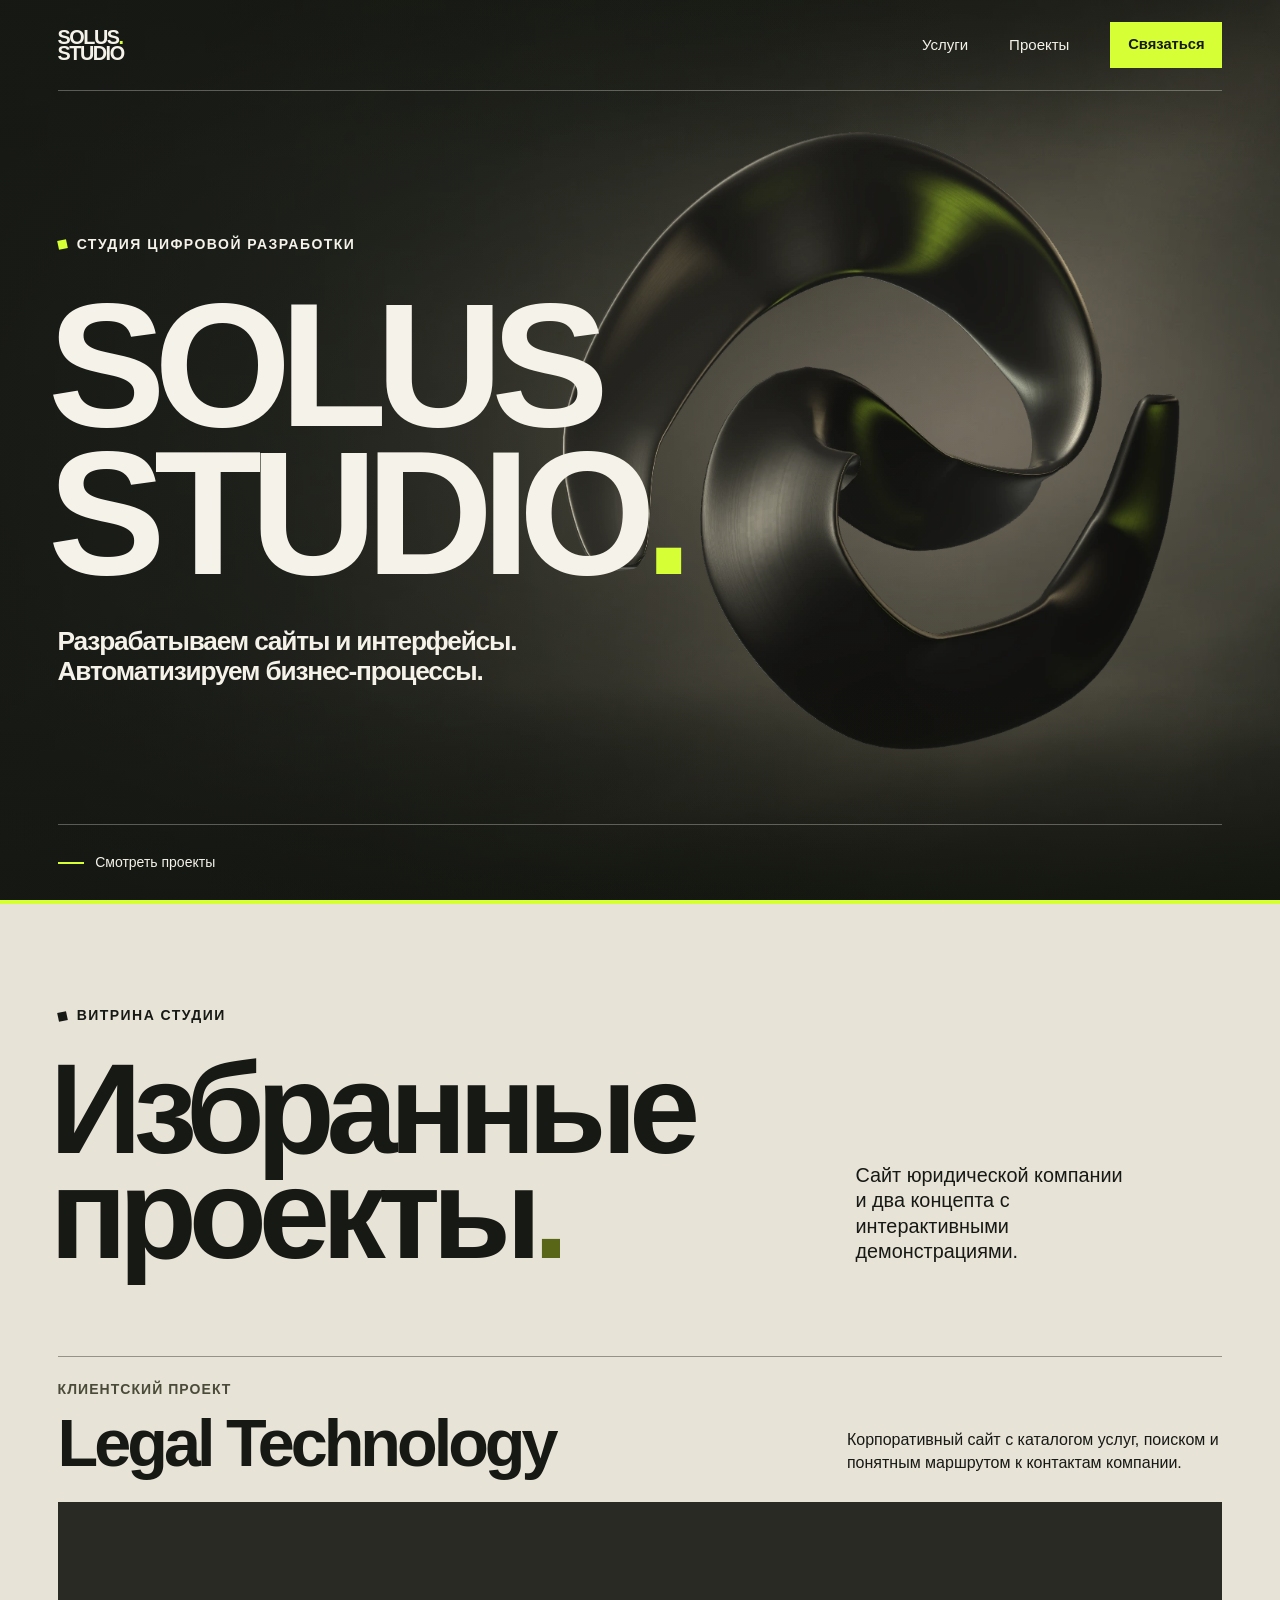
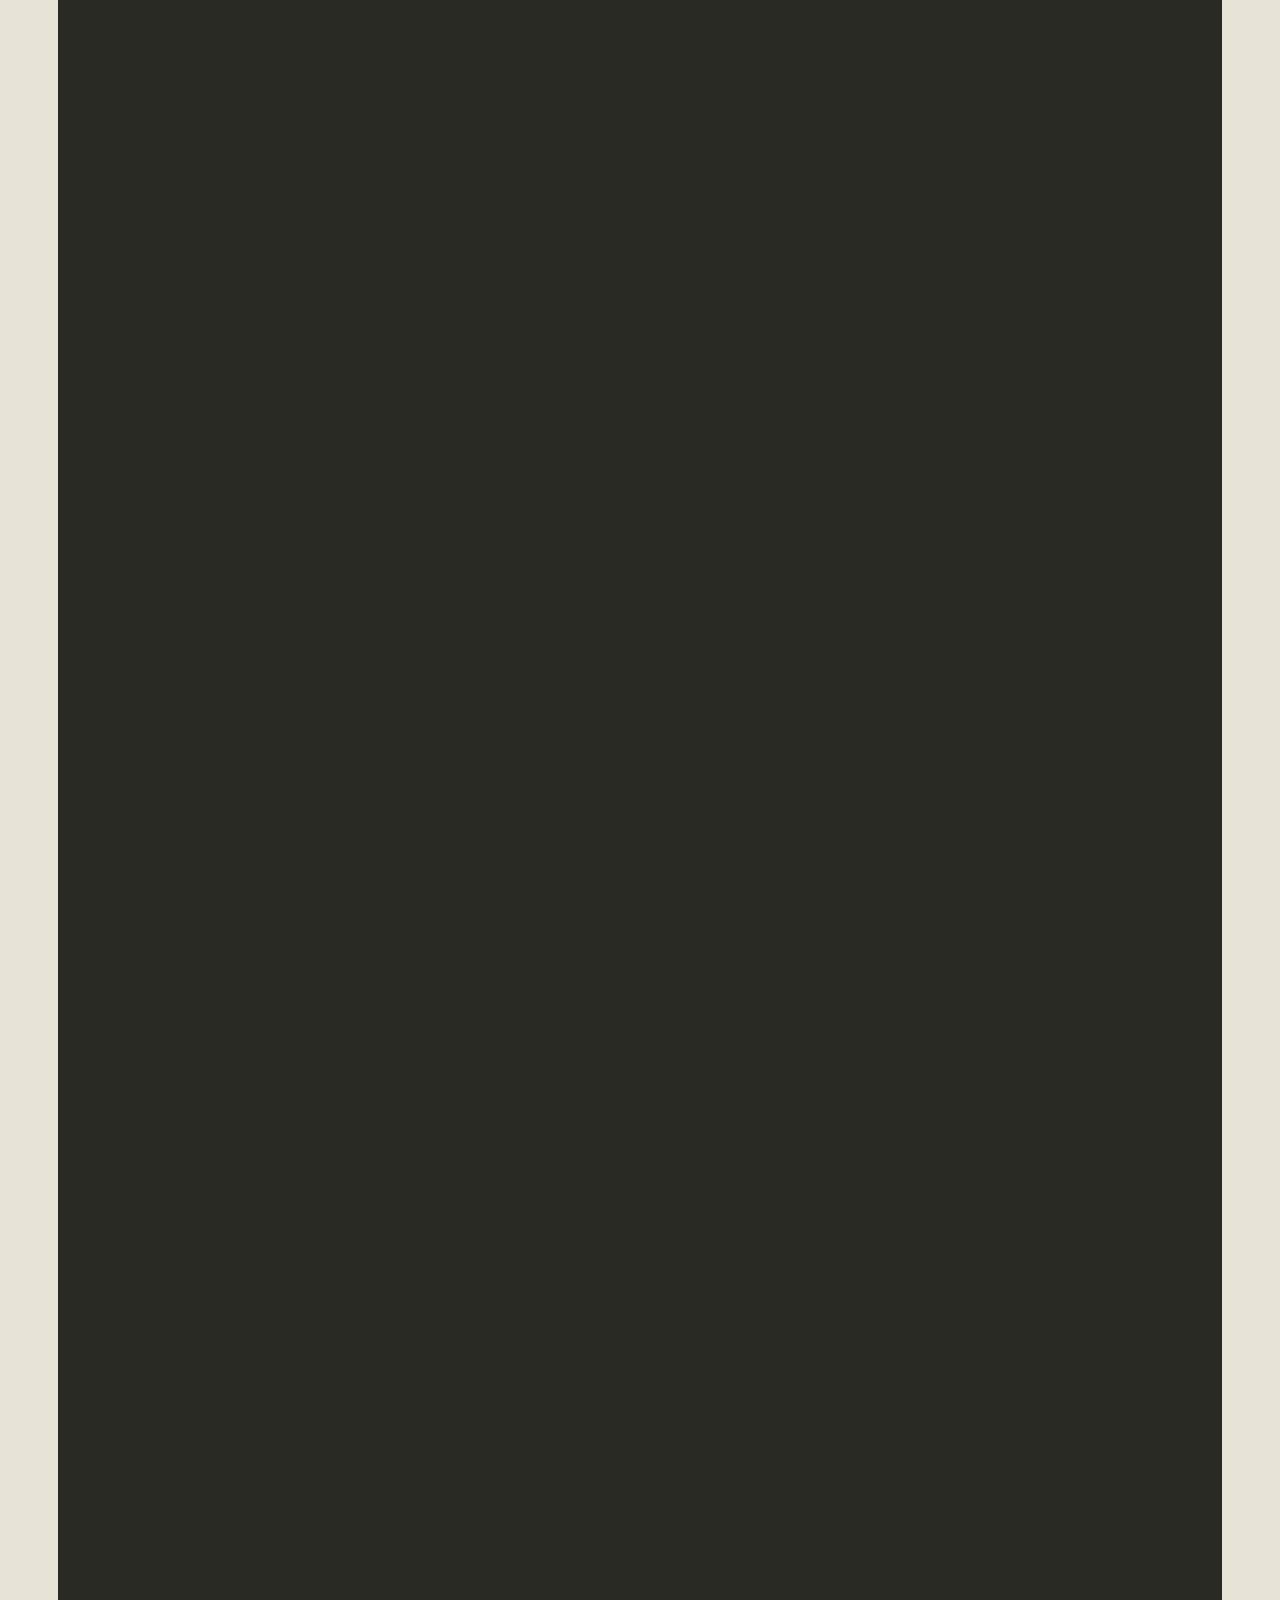
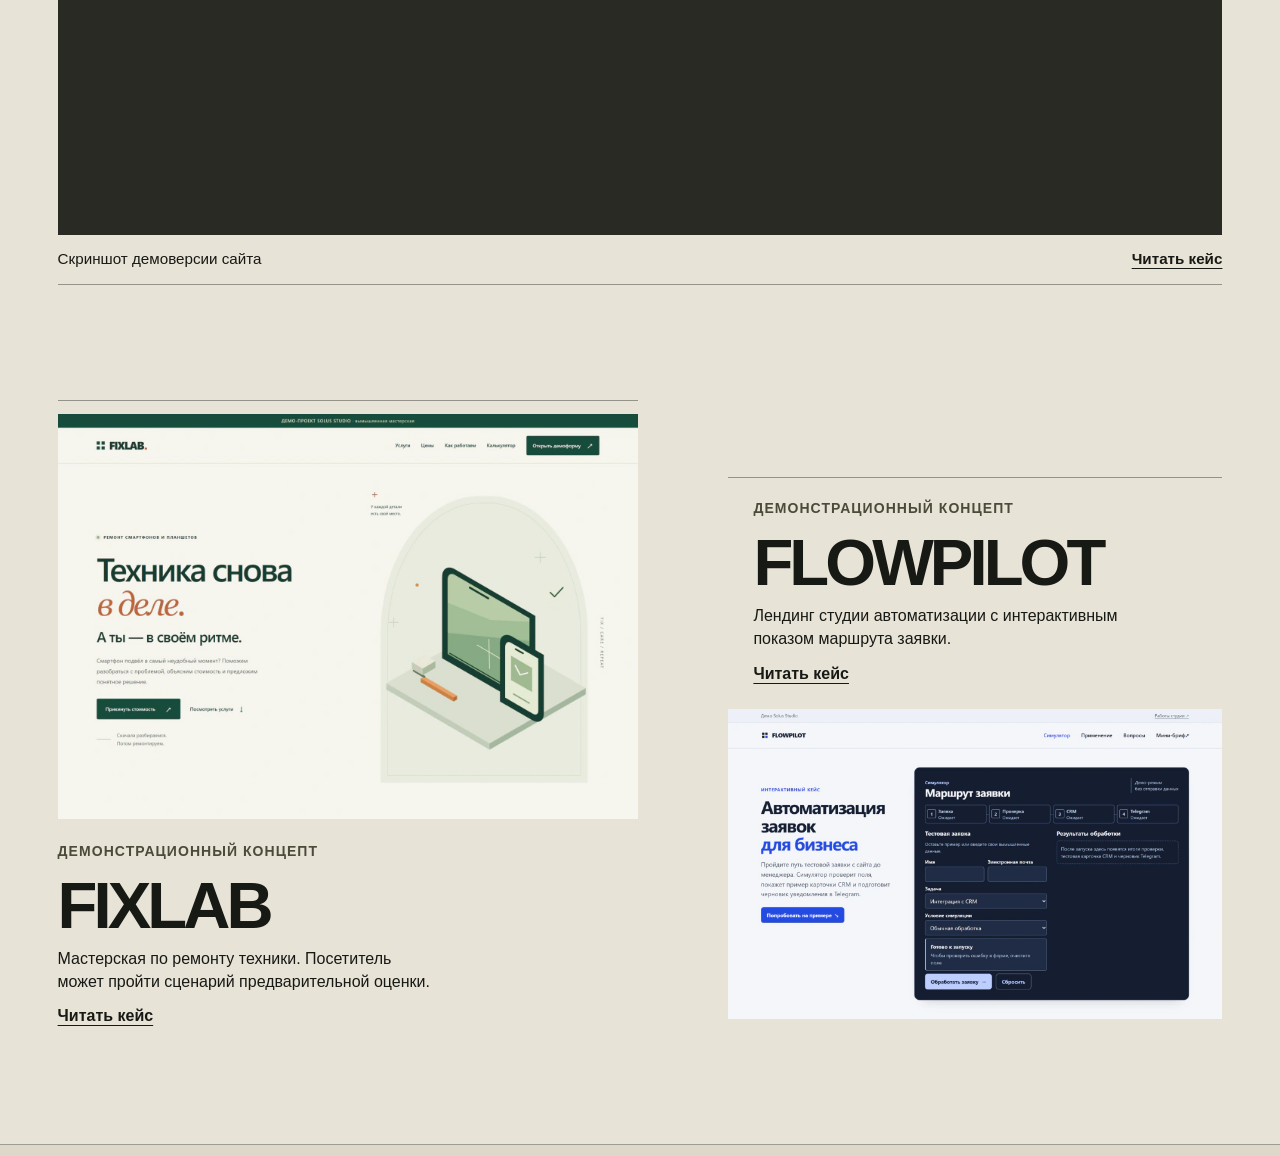
<file: index.html>
<!doctype html>
<html lang="ru">
<head>
  <meta charset="utf-8">
  <meta name="viewport" content="width=device-width, initial-scale=1">
  <meta name="robots" content="noindex, nofollow">
  <meta name="theme-color" content="#171915">
  <meta name="referrer" content="no-referrer">
  <meta name="description" content="SOLUS STUDIO разрабатывает сайты и интерфейсы, создаёт Telegram-ботов и подключает API для автоматизации бизнес-процессов.">
  <title>SOLUS STUDIO — сайты, интерфейсы и автоматизация</title>
  <link rel="icon" href="assets/favicon.png" type="image/png">
  <link rel="stylesheet" href="style.css">
  <script type="module" src="scene.mjs"></script>
</head>
<body id="top">
  <a class="skip-link" href="#work">К проектам</a>
  <main>
    <div class="opening" id="opening">
      <div class="stage" aria-hidden="true">
        <div class="stage-light"></div>
        <div class="object-frame">
          <picture class="object-poster">
            <source media="(max-width: 600px)" srcset="assets/fold-640.webp">
            <img src="assets/fold.webp" width="1040" height="1040" alt="" fetchpriority="high">
          </picture>
          <canvas id="sculpture"></canvas>
        </div>
        <div class="stage-shade"></div>
      </div>

      <section class="hero" aria-labelledby="hero-title">
        <header class="masthead">
          <a class="wordmark" href="#top" aria-label="SOLUS STUDIO, к началу"><span>SOLUS<span class="mark-period">.</span></span><span>STUDIO</span></a>
          <nav class="mastnav" aria-label="Главная навигация">
            <a href="#services">Услуги</a>
            <a href="#work">Проекты</a>
            <a class="button button-acid" href="https://t.me/N1xxxs" aria-label="Связаться с SOLUS STUDIO в Telegram">Связаться</a>
          </nav>
        </header>

        <div class="hero-main">
          <p class="kicker"><span class="signal-mark" aria-hidden="true"></span>Студия цифровой разработки</p>
          <h1 id="hero-title" class="hero-title" lang="en">SOLUS<br>
            STUDIO<span aria-hidden="true">.</span></h1>
          <p class="hero-positioning">Разрабатываем сайты и интерфейсы.<br>Автоматизируем бизнес-процессы.</p>
        </div>

        <div class="hero-baseline">
          <a class="work-jump" href="#work"><span aria-hidden="true" class="jump-stroke"></span>Смотреть проекты</a>
          <button class="motion-button" id="motion-toggle" type="button" hidden>Выключить 3D</button>
        </div>
      </section>

      <section class="work-heading" id="work" aria-labelledby="work-title" tabindex="-1">
        <div class="work-heading-inner">
          <p class="kicker"><span class="signal-mark" aria-hidden="true"></span>Витрина студии</p>
          <h2 id="work-title">Избранные<br>проекты<span>.</span></h2>
          <p class="work-summary">Сайт юридической компании и два концепта с интерактивными демонстрациями.</p>
        </div>
      </section>
    </div>

    <section class="exhibition" aria-label="Кейсы SOLUS STUDIO">
      <article class="feature">
        <div class="feature-heading">
          <div>
            <p class="kicker project-type">Клиентский проект</p>
            <h3 lang="en">Legal Technology</h3>
          </div>
          <p>Корпоративный сайт с каталогом услуг, поиском и понятным маршрутом к контактам компании.</p>
        </div>
        <a class="project-image feature-image" href="cases/legal-technology.html" aria-label="Открыть кейс Legal Technology">
          <picture>
            <source media="(max-width: 600px)" srcset="assets/work/legal-mobile-400.webp 400w, assets/work/legal-mobile-800.webp 800w" sizes="92vw" width="400" height="664">
            <img src="assets/legal-desktop.webp" srcset="assets/work/legal-desktop-768.webp 768w, assets/work/legal-desktop-1200.webp 1200w, assets/legal-desktop.webp 1680w" sizes="91vw" width="1680" height="785" alt="Первый экран демоверсии Legal Technology с изображением Фемиды и кнопкой записи на консультацию" loading="lazy" decoding="async">
          </picture>
        </a>
        <div class="project-caption"><span>Скриншот демоверсии сайта</span><a href="cases/legal-technology.html">Читать кейс</a></div>
      </article>

      <div class="concepts">
        <article class="concept concept-fixlab">
          <a class="project-image" href="cases/fixlab.html" aria-label="Открыть кейс FIXLAB">
            <picture>
              <source media="(max-width: 600px)" srcset="assets/work/fixlab-mobile-400.webp 400w, assets/work/fixlab-mobile-800.webp 800w" sizes="92vw" width="400" height="963">
              <img src="assets/fixlab-desktop.webp" srcset="assets/work/fixlab-desktop-768.webp 768w, assets/work/fixlab-desktop-1200.webp 1200w, assets/fixlab-desktop.webp 1680w" sizes="46vw" width="1680" height="1170" alt="Главная страница FIXLAB с предложением ремонтной мастерской и быстрым переходом к оценке ремонта" loading="lazy" decoding="async">
            </picture>
          </a>
          <div class="concept-copy">
            <p class="kicker project-type">Демонстрационный концепт</p>
            <h3 lang="en">FIXLAB</h3>
            <p>Мастерская по ремонту техники. Посетитель может пройти сценарий предварительной оценки.</p>
            <a class="case-link" href="cases/fixlab.html">Читать кейс</a>
          </div>
        </article>

        <article class="concept concept-flowpilot">
          <div class="concept-copy">
            <p class="kicker project-type">Демонстрационный концепт</p>
            <h3 lang="en">FLOWPILOT</h3>
            <p>Лендинг студии автоматизации с интерактивным показом маршрута заявки.</p>
            <a class="case-link" href="cases/flowpilot.html">Читать кейс</a>
          </div>
          <a class="project-image" href="cases/flowpilot.html" aria-label="Открыть кейс FLOWPILOT">
            <picture>
              <source media="(max-width: 600px)" srcset="assets/work/flowpilot-mobile-400.webp 400w, assets/work/flowpilot-mobile-800.webp 800w" sizes="92vw" width="400" height="679">
              <img src="assets/flowpilot-desktop.webp" srcset="assets/work/flowpilot-desktop-768.webp 768w, assets/work/flowpilot-desktop-1200.webp 1200w, assets/flowpilot-desktop.webp 1680w" sizes="39vw" width="1680" height="1055" alt="Лендинг FLOWPILOT с интерфейсом демонстрации автоматизации заявок" loading="lazy" decoding="async">
            </picture>
          </a>
        </article>
      </div>
    </section>

    <section class="services" id="services" aria-labelledby="services-title" tabindex="-1">
      <div class="services-heading">
        <h2 id="services-title">Услуги<span>.</span></h2>
        <p>Окончательная стоимость определяется после согласования задачи.</p>
        <p class="services-note">Хостинг, домен и сторонние сервисы оплачиваются отдельно.</p>
      </div>
      <ul class="service-list">
        <li>
          <div class="service-copy">
            <h3>Сайты и интерфейсы</h3>
            <p>Помогите клиенту понять ваше предложение и найти нужную услугу с телефона или компьютера.</p>
          </div>
          <div class="service-offer">
            <p class="service-price"><strong>От 18 000 ₽</strong></p>
            <a href="cases/legal-technology.html">Каталог услуг Legal Technology</a>
          </div>
        </li>
        <li>
          <div class="service-copy">
            <h3>Telegram-боты</h3>
            <p>Принимайте заявки в привычном канале и сразу уведомляйте команду.</p>
          </div>
          <div class="service-offer">
            <p class="service-price"><strong>Индивидуальный расчёт</strong></p>
            <a href="cases/flowpilot.html#feature-title">Сценарий Telegram-уведомления в демо FLOWPILOT</a>
          </div>
        </li>
        <li>
          <div class="service-copy">
            <h3>API и интеграции</h3>
            <p>Передавайте данные с сайта в CRM автоматически, чтобы команда не переносила заявки вручную.</p>
          </div>
          <div class="service-offer">
            <p class="service-price"><strong>От 12 000 ₽</strong> за интеграцию с CRM</p>
            <a href="cases/flowpilot.html#feature-title">Сценарий передачи заявки в CRM в демо FLOWPILOT</a>
          </div>
        </li>
        <li>
          <div class="service-copy">
            <h3>Автоматизация процессов</h3>
            <p>Дайте клиенту возможность самому рассчитать стоимость, пройти опрос или записаться.</p>
          </div>
          <div class="service-offer">
            <p class="service-price"><strong>От 8 000 ₽</strong> за калькуляторы и квизы</p>
            <a href="cases/fixlab.html#feature-title">Калькулятор ремонта в демо FIXLAB</a>
          </div>
        </li>
        <li>
          <div class="service-copy">
            <h3>Техническое обслуживание</h3>
            <p>Поддерживайте сайт в рабочем состоянии и обновляйте страницы по мере изменений в бизнесе.</p>
          </div>
          <div class="service-offer">
            <dl class="service-prices">
              <div><dt>Базовое</dt><dd>4 900 ₽/мес.</dd></div>
              <div><dt>Бизнес</dt><dd>8 900 ₽/мес.</dd></div>
              <div><dt>Расширенное</dt><dd>14 900 ₽/мес.</dd></div>
            </dl>
            <a href="cases/legal-technology.html#feature-title">Пример для сопровождения — двуязычный каталог Legal Technology</a>
          </div>
        </li>
      </ul>
    </section>
  </main>

  <footer class="contact" id="contact">
    <p class="kicker"><span class="signal-mark" aria-hidden="true"></span>SOLUS STUDIO</p>
    <div class="contact-main">
      <h2>Обсудим<br>проект?</h2>
      <div>
        <p>Расскажите, что хотите запустить или автоматизировать. Обсудим задачу и объём работ.</p>
        <a class="button button-acid" href="https://t.me/N1xxxs" aria-label="Написать @N1xxxs в Telegram">Telegram&nbsp; @N1xxxs</a>
      </div>
    </div>
    <div class="contact-end"><span>Сайты, интерфейсы и автоматизация</span><a href="#top">Наверх</a></div>
  </footer>
</body>
</html>
</file>
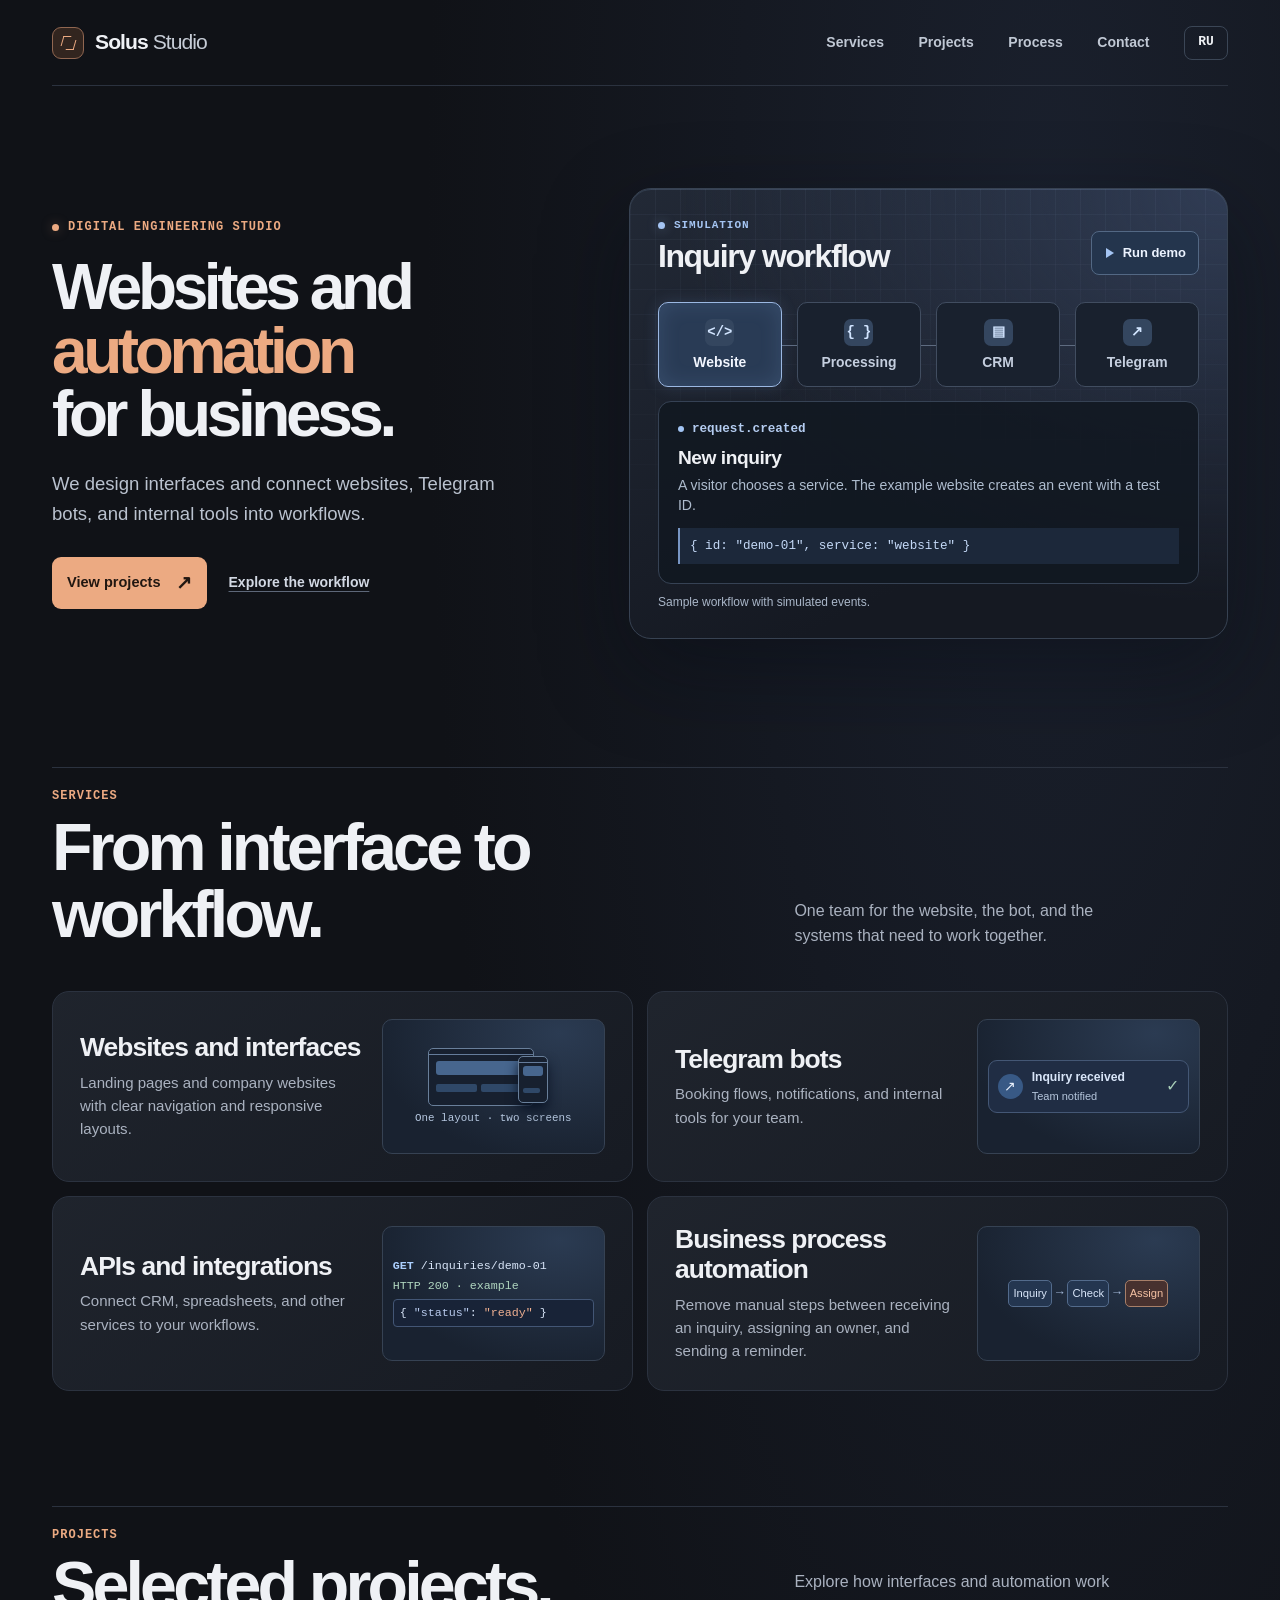
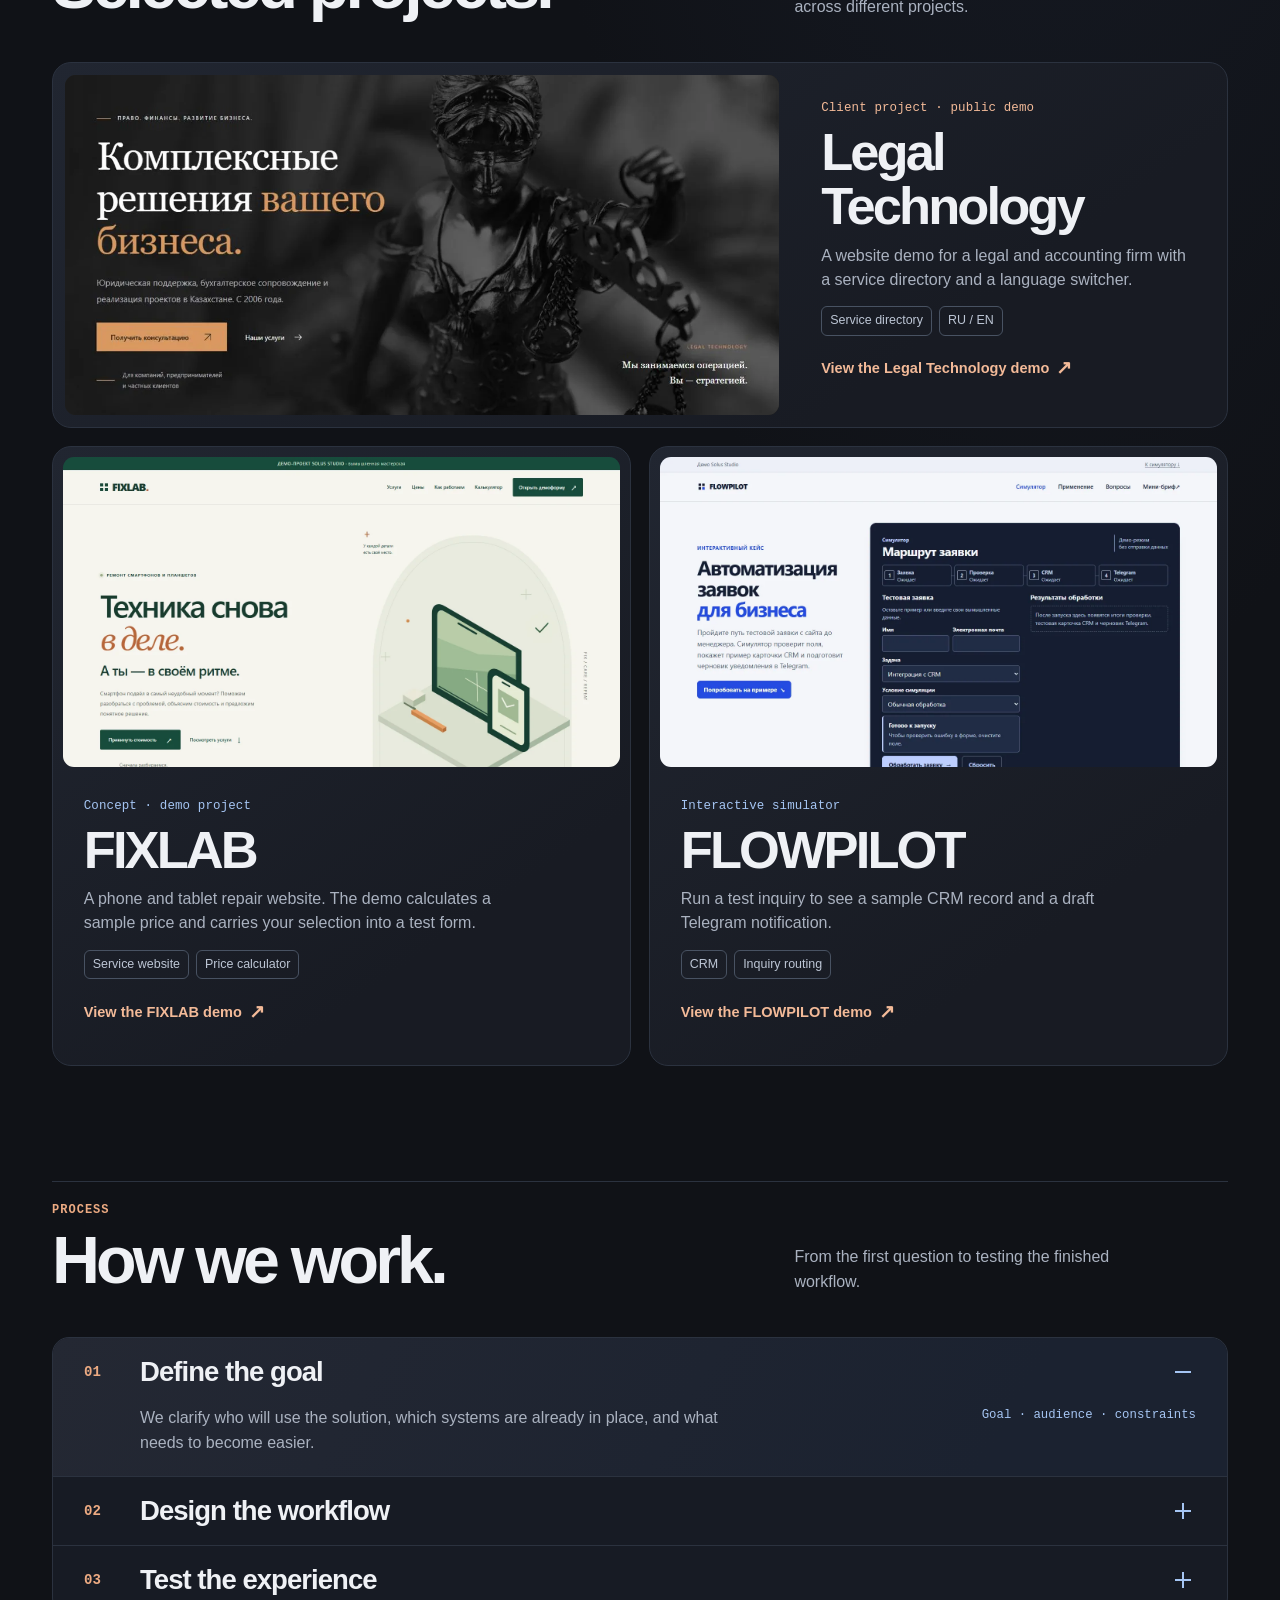
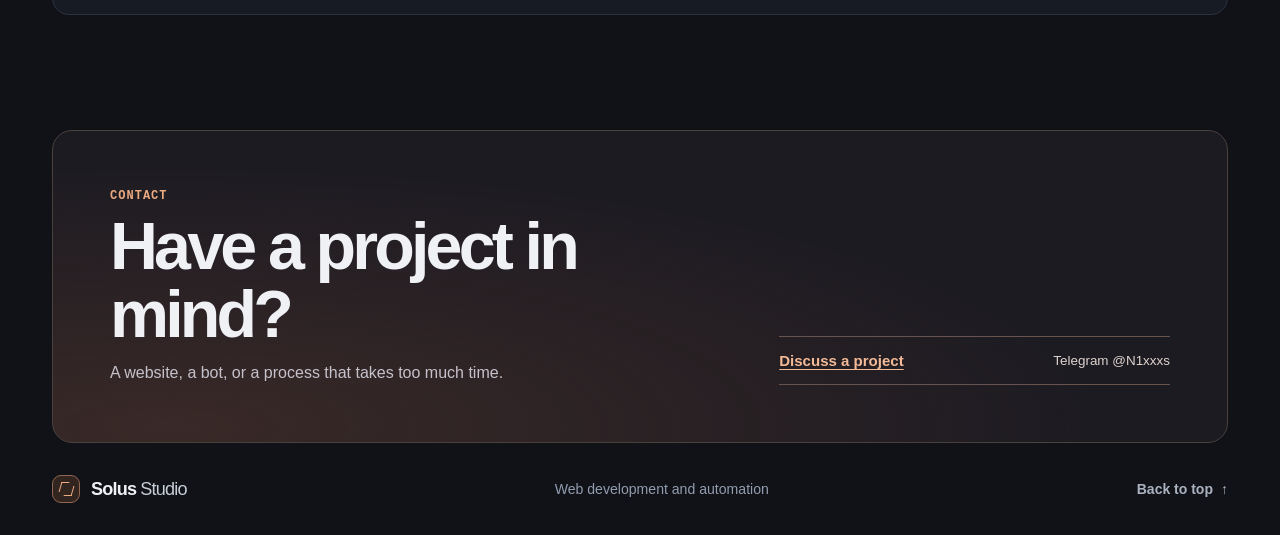
<file: en.html>
<!DOCTYPE html>
<html lang="en">
<head>
  <meta charset="utf-8">
  <meta name="viewport" content="width=device-width, initial-scale=1">
  <meta name="description" content="Solus Studio designs websites and interfaces, develops Telegram bots, and connects APIs to automate business workflows.">
  <meta name="theme-color" content="#101217">
  <meta name="referrer" content="no-referrer">
  <meta property="og:title" content="Solus Studio — websites and business automation">
  <meta property="og:description" content="Solus Studio designs websites and interfaces, develops Telegram bots, and connects APIs to automate business workflows.">
  <meta property="og:type" content="website">
  <title>Solus Studio — websites and business automation</title>
  <link rel="stylesheet" href="styles.css">
  <link rel="icon" href="assets/favicon.svg" type="image/svg+xml">
  <link rel="alternate" hreflang="ru" href="index.html">
  <script src="workflow.js" defer></script>
</head>
<body>
  <a class="skip-link" href="#main">Skip to content</a>
  <header class="header shell" id="top" tabindex="-1">
    <a class="brand" href="#top" aria-label="Solus Studio — back to top"><span class="brand-mark" aria-hidden="true"></span><span>Solus<span class="brand-studio"> Studio</span></span></a>
    <nav class="nav" aria-label="Main navigation">
      <a href="#services">Services</a>
      <a href="#projects">Projects</a>
      <a href="#approach">Process</a>
      <a href="#contact" class="nav-contact">Contact</a>
      <a class="language-link" href="index.html" hreflang="ru" lang="ru" aria-label="RU — Русский">RU</a>
    </nav>
  </header>
  <main id="main" tabindex="-1">
    <section class="hero shell" aria-labelledby="hero-title">
      <div class="hero-copy">
        <p class="eyebrow hero-kicker"><span class="signal" aria-hidden="true"></span>Digital engineering studio</p>
        <h1 id="hero-title">Websites and <em>automation</em> for business.</h1>
        <p class="hero-intro">We design interfaces and connect websites, Telegram bots, and internal tools into workflows.</p>
        <div class="hero-actions">
          <a class="button button-primary" href="#projects">View projects<span aria-hidden="true">↗</span></a>
          <a class="text-link" href="#workflow">Explore the workflow</a>
        </div>
      </div>
      <section class="workflow" id="workflow" tabindex="-1" aria-labelledby="workflow-title" data-workflow data-state="idle" data-step="0">
        <div class="workflow-head">
          <div><p class="eyebrow workflow-tag"><span class="signal" aria-hidden="true"></span>Simulation</p><h2 id="workflow-title">Inquiry workflow</h2></div>
          <button class="workflow-play" type="button" data-workflow-play aria-controls="workflow-panel" data-label-play="Run demo" data-label-pause="Pause" data-label-resume="Resume" data-label-replay="Replay" disabled>
            <span class="play-icon" aria-hidden="true"></span><span data-workflow-play-label>Run demo</span>
          </button>
        </div>
        <div class="workflow-stage">
          <div class="workflow-nodes">
                <button class="workflow-node" type="button" data-workflow-step="0" data-announcement="New inquiry" aria-controls="workflow-panel" aria-pressed="true" disabled>
                  <span class="workflow-symbol" aria-hidden="true">&lt;/&gt;</span>
                  <span class="workflow-node-name">Website</span>
                </button>
                <button class="workflow-node" type="button" data-workflow-step="1" data-announcement="Data validated" aria-controls="workflow-panel" aria-pressed="false" disabled>
                  <span class="workflow-symbol" aria-hidden="true">{ }</span>
                  <span class="workflow-node-name">Processing</span>
                </button>
                <button class="workflow-node" type="button" data-workflow-step="2" data-announcement="Record prepared" aria-controls="workflow-panel" aria-pressed="false" disabled>
                  <span class="workflow-symbol" aria-hidden="true">▤</span>
                  <span class="workflow-node-name">CRM</span>
                </button>
                <button class="workflow-node" type="button" data-workflow-step="3" data-announcement="Notification prepared" aria-controls="workflow-panel" aria-pressed="false" disabled>
                  <span class="workflow-symbol" aria-hidden="true">↗</span>
                  <span class="workflow-node-name">Telegram</span>
                </button>
          </div>
          <div class="workflow-panel" id="workflow-panel">
                <div class="workflow-detail" data-workflow-detail="0">
                  <div><p class="event-name"><span aria-hidden="true"></span>request.created</p><h3>New inquiry</h3><p class="event-copy">A visitor chooses a service. The example website creates an event with a test ID.</p></div>
                  <code class="event-payload">{ id: &quot;demo-01&quot;, service: &quot;website&quot; }</code>
                </div>
                <div class="workflow-detail" data-workflow-detail="1" hidden>
                  <div><p class="event-name"><span aria-hidden="true"></span>request.validated</p><h3>Data validated</h3><p class="event-copy">Required fields are checked and the data is formatted for the next step.</p></div>
                  <code class="event-payload">{ id: &quot;demo-01&quot;, valid: true }</code>
                </div>
                <div class="workflow-detail" data-workflow-detail="2" hidden>
                  <div><p class="event-name"><span aria-hidden="true"></span>crm.record.preview</p><h3>Record prepared</h3><p class="event-copy">The validated data is used to preview a record with a service type and status.</p></div>
                  <code class="event-payload">{ id: &quot;demo-01&quot;, stage: &quot;new&quot; }</code>
                </div>
                <div class="workflow-detail" data-workflow-detail="3" hidden>
                  <div><p class="event-name"><span aria-hidden="true"></span>telegram.message.preview</p><h3>Notification prepared</h3><p class="event-copy">The record becomes a draft message for the team: “New website inquiry.”</p></div>
                  <code class="event-payload">{ id: &quot;demo-01&quot;, delivery: &quot;simulated&quot; }</code>
                </div>
          </div>
        </div>
        <p class="workflow-note">Sample workflow with simulated events.</p>
        <p class="visually-hidden" role="status" data-workflow-status></p>
      </section>
    </section>
    <section class="section services shell" id="services" aria-labelledby="services-title" tabindex="-1">
      <header class="section-heading">
        <div><p class="eyebrow section-label">Services</p><h2 id="services-title">From interface to workflow.</h2></div>
        <p class="section-intro">One team for the website, the bot, and the systems that need to work together.</p>
      </header>
      <ul class="service-list">
        <li class="service-item">
          <div class="service-copy"><h3>Websites and interfaces</h3><p>Landing pages and company websites with clear navigation and responsive layouts.</p></div>
          <div class="service-demo service-demo-0" role="group" aria-label="Example of a responsive layout"><div class="mini-browser" aria-hidden="true"><span></span><i></i><b></b><em></em></div><div class="mini-phone" aria-hidden="true"><span></span><i></i><b></b></div><span class="sample-label">One layout · two screens</span></div>
        </li>
        <li class="service-item">
          <div class="service-copy"><h3>Telegram bots</h3><p>Booking flows, notifications, and internal tools for your team.</p></div>
          <div class="service-demo service-demo-1" role="group" aria-label="Example bot notification"><div class="chat-preview"><span class="chat-icon" aria-hidden="true">↗</span><div><strong>Inquiry received</strong><small>Team notified</small></div><span class="chat-check" aria-hidden="true">✓</span></div></div>
        </li>
        <li class="service-item">
          <div class="service-copy"><h3>APIs and integrations</h3><p>Connect CRM, spreadsheets, and other services to your workflows.</p></div>
          <div class="service-demo service-demo-2" role="group" aria-label="Example API response"><div class="api-preview"><span><b>GET</b> /inquiries/demo-01</span><span class="api-status">HTTP 200 · example</span><code>{ <i>"status"</i>: <b>"ready"</b> }</code></div></div>
        </li>
        <li class="service-item">
          <div class="service-copy"><h3>Business process automation</h3><p>Remove manual steps between receiving an inquiry, assigning an owner, and sending a reminder.</p></div>
          <div class="service-demo service-demo-3" role="group" aria-label="Example of inquiry routing"><div class="routing-preview"><span>Inquiry</span><b aria-hidden="true">→</b><span>Check</span><b aria-hidden="true">→</b><span>Assign</span></div></div>
        </li>
      </ul>
    </section>
    <section class="section projects shell" id="projects" aria-labelledby="projects-title" tabindex="-1">
      <header class="section-heading">
        <div><p class="eyebrow section-label">Projects</p><h2 id="projects-title">Selected projects.</h2></div>
        <p class="section-intro">Explore how interfaces and automation work across different projects.</p>
      </header>
      <div class="project-grid">
        <article class="project project-featured">
          <div class="project-preview"><img src="assets/legaltechpro-preview.webp" width="1250" height="596" alt="Legal Technology demo homepage with its headline and Lady Justice" loading="lazy" decoding="async"></div>
          <div class="project-info">
            <p class="case-type">Client project · public demo</p>
            <h3>Legal Technology</h3>
            <p class="case-copy">A website demo for a legal and accounting firm with a service directory and a language switcher.</p>
            <ul class="tags" aria-label="Project features"><li>Service directory</li><li>RU / EN</li></ul>
            <a class="case-link" href="https://solus-studio.github.io/legaltechpro-demo/">View the Legal Technology demo <span aria-hidden="true">↗</span></a>
          </div>
        </article>
        <article class="project project-fixlab">
          <div class="project-preview"><img src="assets/fixlab-preview.webp" width="1440" height="1000" alt="FIXLAB homepage with a phone and tablet illustration" loading="lazy" decoding="async"></div>
          <div class="project-info">
            <p class="case-type">Concept · demo project</p>
            <h3>FIXLAB</h3>
            <p class="case-copy">A phone and tablet repair website. The demo calculates a sample price and carries your selection into a test form.</p>
            <ul class="tags" aria-label="Project features"><li>Service website</li><li>Price calculator</li></ul>
            <a class="case-link" href="https://solus-studio.github.io/fixlab-demo/">View the FIXLAB demo <span aria-hidden="true">↗</span></a>
          </div>
        </article>
        <article class="project project-flowpilot">
          <div class="project-preview"><img src="assets/flowpilot-preview.webp" width="1440" height="1000" alt="FLOWPILOT simulator with processing stages and a test inquiry" loading="lazy" decoding="async"></div>
          <div class="project-info">
            <p class="case-type">Interactive simulator</p>
            <h3>FLOWPILOT</h3>
            <p class="case-copy">Run a test inquiry to see a sample CRM record and a draft Telegram notification.</p>
            <ul class="tags" aria-label="Project features"><li>CRM</li><li>Inquiry routing</li></ul>
            <a class="case-link" href="https://solus-studio.github.io/flowpilot-demo/">View the FLOWPILOT demo <span aria-hidden="true">↗</span></a>
          </div>
        </article>
      </div>
    </section>
    <section class="section approach shell" id="approach" aria-labelledby="approach-title" tabindex="-1">
      <header class="section-heading">
        <div><p class="eyebrow section-label">Process</p><h2 id="approach-title">How we work.</h2></div>
        <p class="section-intro">From the first question to testing the finished workflow.</p>
      </header>
      <ol class="approach-list">
        <li><details name="studio-process" open>
          <summary><span class="process-number" aria-hidden="true">01</span><span class="process-title">Define the goal</span><span class="process-toggle" aria-hidden="true"></span></summary>
          <div class="process-body"><p>We clarify who will use the solution, which systems are already in place, and what needs to become easier.</p><p class="process-context">Goal · audience · constraints</p></div>
        </details></li>
        <li><details name="studio-process">
          <summary><span class="process-number" aria-hidden="true">02</span><span class="process-title">Design the workflow</span><span class="process-toggle" aria-hidden="true"></span></summary>
          <div class="process-body"><p>We map the steps from the first screen to the outcome and identify where data, integrations, and error handling are needed.</p><p class="process-context">Workflow · interface · data</p></div>
        </details></li>
        <li><details name="studio-process">
          <summary><span class="process-number" aria-hidden="true">03</span><span class="process-title">Test the experience</span><span class="process-toggle" aria-hidden="true"></span></summary>
          <div class="process-body"><p>We run the main flow on phones and desktops, checking focus, navigation, and error states.</p><p class="process-context">Devices · errors · acceptance</p></div>
        </details></li>
      </ol>
    </section>
    <section class="project-contact shell" id="contact" aria-labelledby="contact-title" tabindex="-1">
      <div>
        <p class="eyebrow section-label">Contact</p>
        <h2 id="contact-title">Have a project in mind?</h2>
        <p class="contact-copy">A website, a bot, or a process that takes too much time.</p>
      </div>
      <div class="contact-details">
        <ul class="contact-list">
          <li><a class="contact-link contact-link-primary" href="https://t.me/N1xxxs" rel="noreferrer"><span class="contact-action">Discuss a project</span><span class="contact-destination">Telegram @N1xxxs</span></a></li>
        </ul>
      </div>
    </section>
  </main>
  <footer class="footer shell">
    <a class="brand" href="#top" aria-label="Solus Studio — back to top"><span class="brand-mark" aria-hidden="true"></span><span>Solus<span class="brand-studio"> Studio</span></span></a>
    <p>Web development and automation</p>
    <a class="footer-top" href="#top">Back to top <span aria-hidden="true">↑</span></a>
  </footer>
</body>
</html>
</file>
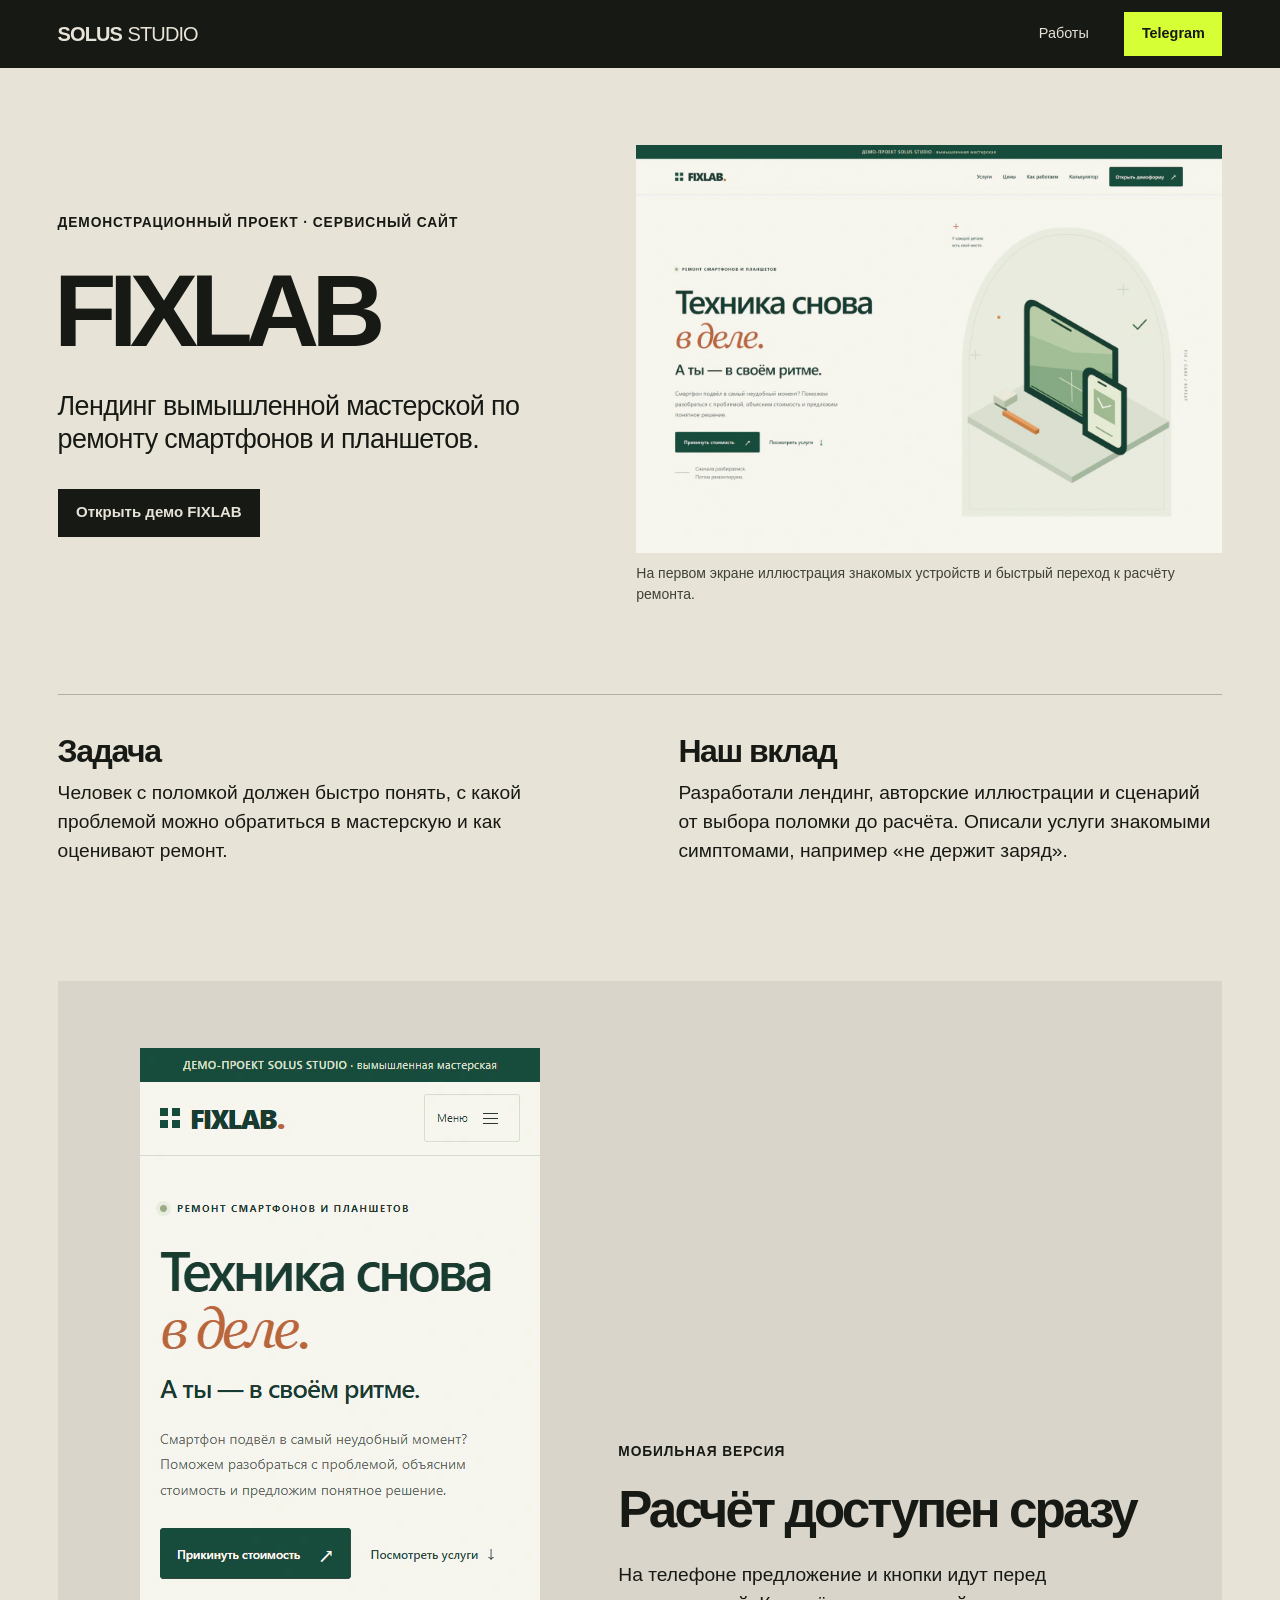
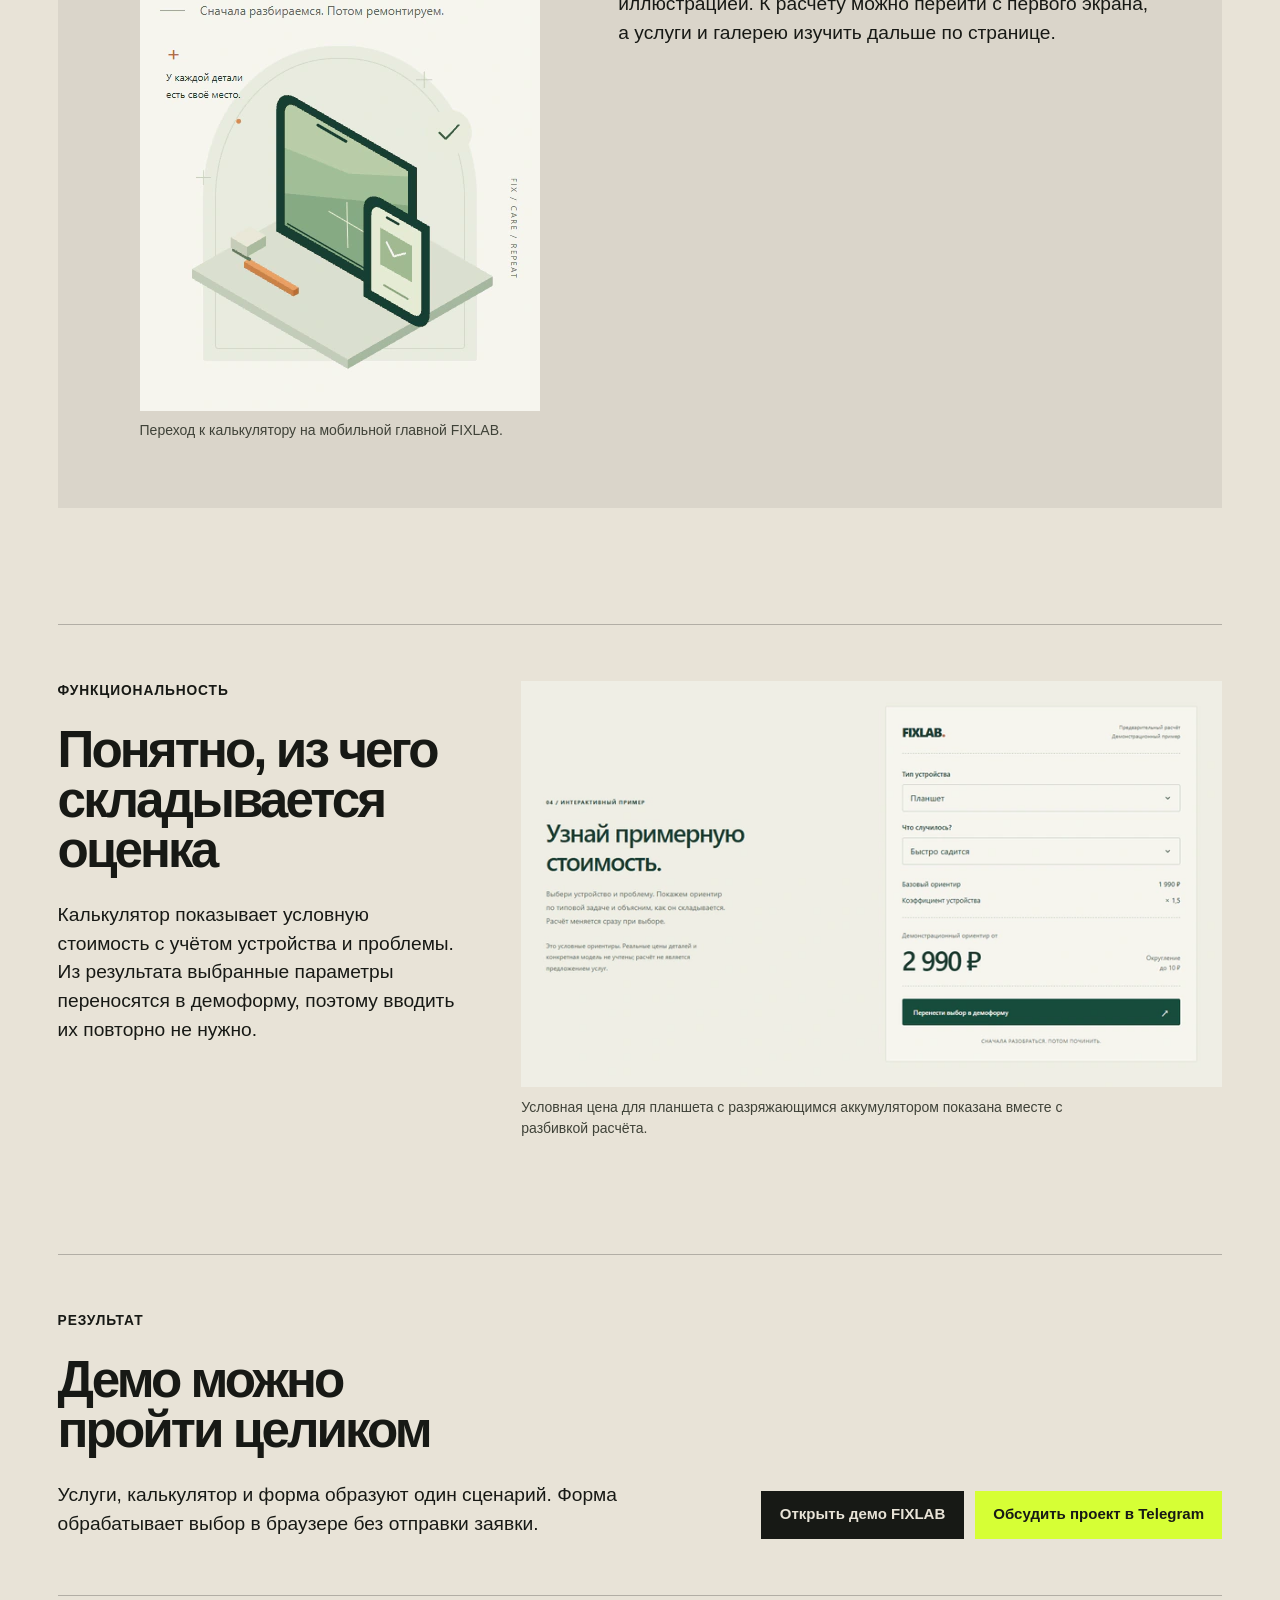
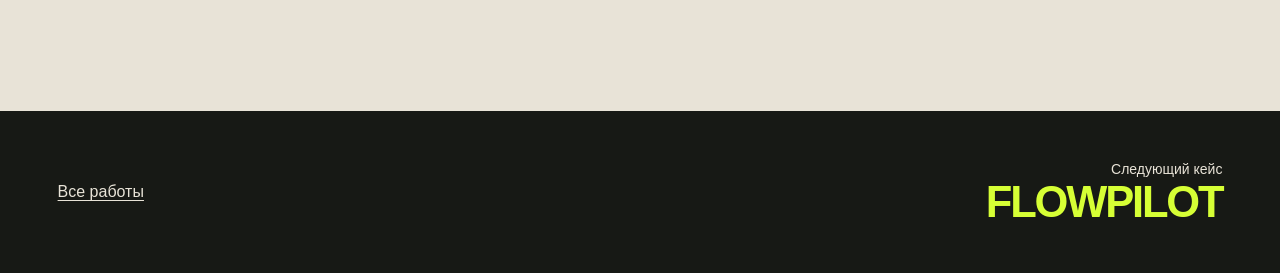
<file: cases/fixlab.html>
<!doctype html>
<html lang="ru">
<head>
  <meta charset="utf-8">
  <meta name="viewport" content="width=device-width, initial-scale=1">
  <meta name="robots" content="noindex, nofollow">
  <meta name="theme-color" content="#171915">
  <meta name="description" content="Кейс SOLUS STUDIO о FIXLAB, демонстрационном сайте по ремонту смартфонов и планшетов с калькулятором стоимости.">
  <title>FIXLAB — кейс SOLUS STUDIO</title>
  <link rel="icon" href="../assets/favicon.png" type="image/png">
  <link rel="stylesheet" href="case.css">
</head>
<body class="case-page case-page--fixlab">
  <a class="case-skip" href="#case-content">К содержанию кейса</a>
  <header class="case-header">
    <div class="case-frame case-header__inner">
      <a class="case-brand" href="../index.html" lang="en" aria-label="SOLUS STUDIO — на главную">SOLUS <span>STUDIO</span></a>
      <nav class="case-nav" aria-label="Навигация студии">
        <a href="../index.html#work">Работы</a>
        <a class="case-nav__contact" href="https://t.me/N1xxxs" rel="noreferrer">Telegram</a>
      </nav>
    </div>
  </header>

  <main class="case-frame" id="case-content" tabindex="-1">
    <article aria-labelledby="case-title">
      <div class="case-spread">
        <header class="case-intro">
          <p class="case-type">Демонстрационный проект · сервисный сайт</p>
          <h1 class="case-title" id="case-title" lang="en">FIXLAB</h1>
          <p class="case-deck">Лендинг вымышленной мастерской по ремонту смартфонов и планшетов.</p>
          <a class="case-action" href="https://solus-studio.github.io/fixlab-demo/" rel="noreferrer">Открыть демо FIXLAB</a>
        </header>

        <figure class="case-figure">
          <img src="../assets/fixlab-desktop.webp" width="1680" height="1170" alt="Главный экран FIXLAB с иллюстрацией устройств и кнопкой расчёта стоимости" srcset="../assets/work/fixlab-desktop-768.webp 768w, ../assets/work/fixlab-desktop-1200.webp 1200w, ../assets/fixlab-desktop.webp 1680w" sizes="(min-width: 1480px) 660px, (min-width: 881px) 46vw, (max-width: 400px) calc(100vw - 36px), 91vw" fetchpriority="high">
          <figcaption>На первом экране иллюстрация знакомых устройств и быстрый переход к расчёту ремонта.</figcaption>
        </figure>
      </div>

      <div class="case-story case-story--opening">
        <section class="case-chapter" aria-labelledby="task-title">
          <h2 id="task-title">Задача</h2>
          <p>Человек с поломкой должен быстро понять, с какой проблемой можно обратиться в мастерскую и как оценивают ремонт.</p>
        </section>
        <section class="case-chapter" aria-labelledby="contribution-title">
          <h2 id="contribution-title">Наш вклад</h2>
          <p>Разработали лендинг, авторские иллюстрации и сценарий от выбора поломки до расчёта. Описали услуги знакомыми симптомами, например «не держит заряд».</p>
        </section>
      </div>

      <section class="case-evidence case-evidence--mobile" aria-labelledby="mobile-title">
        <div class="case-copy">
          <p class="case-type">Мобильная версия</p>
          <h2 id="mobile-title">Расчёт доступен сразу</h2>
          <p>На телефоне предложение и кнопки идут перед иллюстрацией. К расчёту можно перейти с первого экрана, а услуги и галерею изучить дальше по странице.</p>
        </div>
        <figure class="case-figure case-figure--mobile">
          <img src="../assets/work/fixlab-mobile-800.webp" width="800" height="1926" alt="Мобильный экран FIXLAB с заголовком о ремонте смартфонов и кнопкой расчёта" srcset="../assets/work/fixlab-mobile-400.webp 400w, ../assets/work/fixlab-mobile-800.webp 800w" sizes="(max-width: 525px) 80vw, 400px" loading="lazy" decoding="async">
          <figcaption>Переход к калькулятору на мобильной главной FIXLAB.</figcaption>
        </figure>
      </section>

      <section class="case-evidence case-evidence--detail" aria-labelledby="feature-title">
        <div class="case-copy">
          <p class="case-type">Функциональность</p>
          <h2 id="feature-title">Понятно, из чего складывается оценка</h2>
          <p>Калькулятор показывает условную стоимость с учётом устройства и проблемы. Из результата выбранные параметры переносятся в демоформу, поэтому вводить их повторно не нужно.</p>
        </div>
        <figure class="case-figure">
          <picture>
            <source media="(max-width: 38rem)" width="800" height="1418" srcset="../assets/work/fixlab-detail-mobile-400.webp 400w, ../assets/work/fixlab-detail-mobile-800.webp 800w" sizes="(max-width: 400px) calc(100vw - 36px), 91vw">
            <img src="../assets/work/fixlab-detail-1440.webp" width="1440" height="834" alt="Условный расчёт FIXLAB для планшета, который быстро разряжается" srcset="../assets/work/fixlab-detail-768.webp 768w, ../assets/work/fixlab-detail-1440.webp 1440w" sizes="(max-width: 49rem) 91vw, (min-width: 1480px) 790px, 55vw" loading="lazy" decoding="async">
          </picture>
          <figcaption>Условная цена для планшета с разряжающимся аккумулятором показана вместе с разбивкой расчёта.</figcaption>
        </figure>
      </section>

      <section class="case-result" aria-labelledby="result-title">
        <div class="case-copy">
          <p class="case-type">Результат</p>
          <h2 id="result-title">Демо можно пройти целиком</h2>
          <p>Услуги, калькулятор и форма образуют один сценарий. Форма обрабатывает выбор в браузере без отправки заявки.</p>
        </div>
        <div class="case-result__actions">
          <a class="case-action" href="https://solus-studio.github.io/fixlab-demo/" rel="noreferrer">Открыть демо FIXLAB</a>
          <a class="case-action case-action--contact" href="https://t.me/N1xxxs" rel="noreferrer">Обсудить проект в Telegram</a>
        </div>
      </section>
    </article>
  </main>

  <footer class="case-footer">
    <div class="case-frame case-footer__inner">
      <a href="../index.html#work">Все работы</a>
      <a class="case-next" href="flowpilot.html"><span>Следующий кейс</span><strong lang="en">FLOWPILOT</strong></a>
    </div>
  </footer>
</body>
</html>
</file>
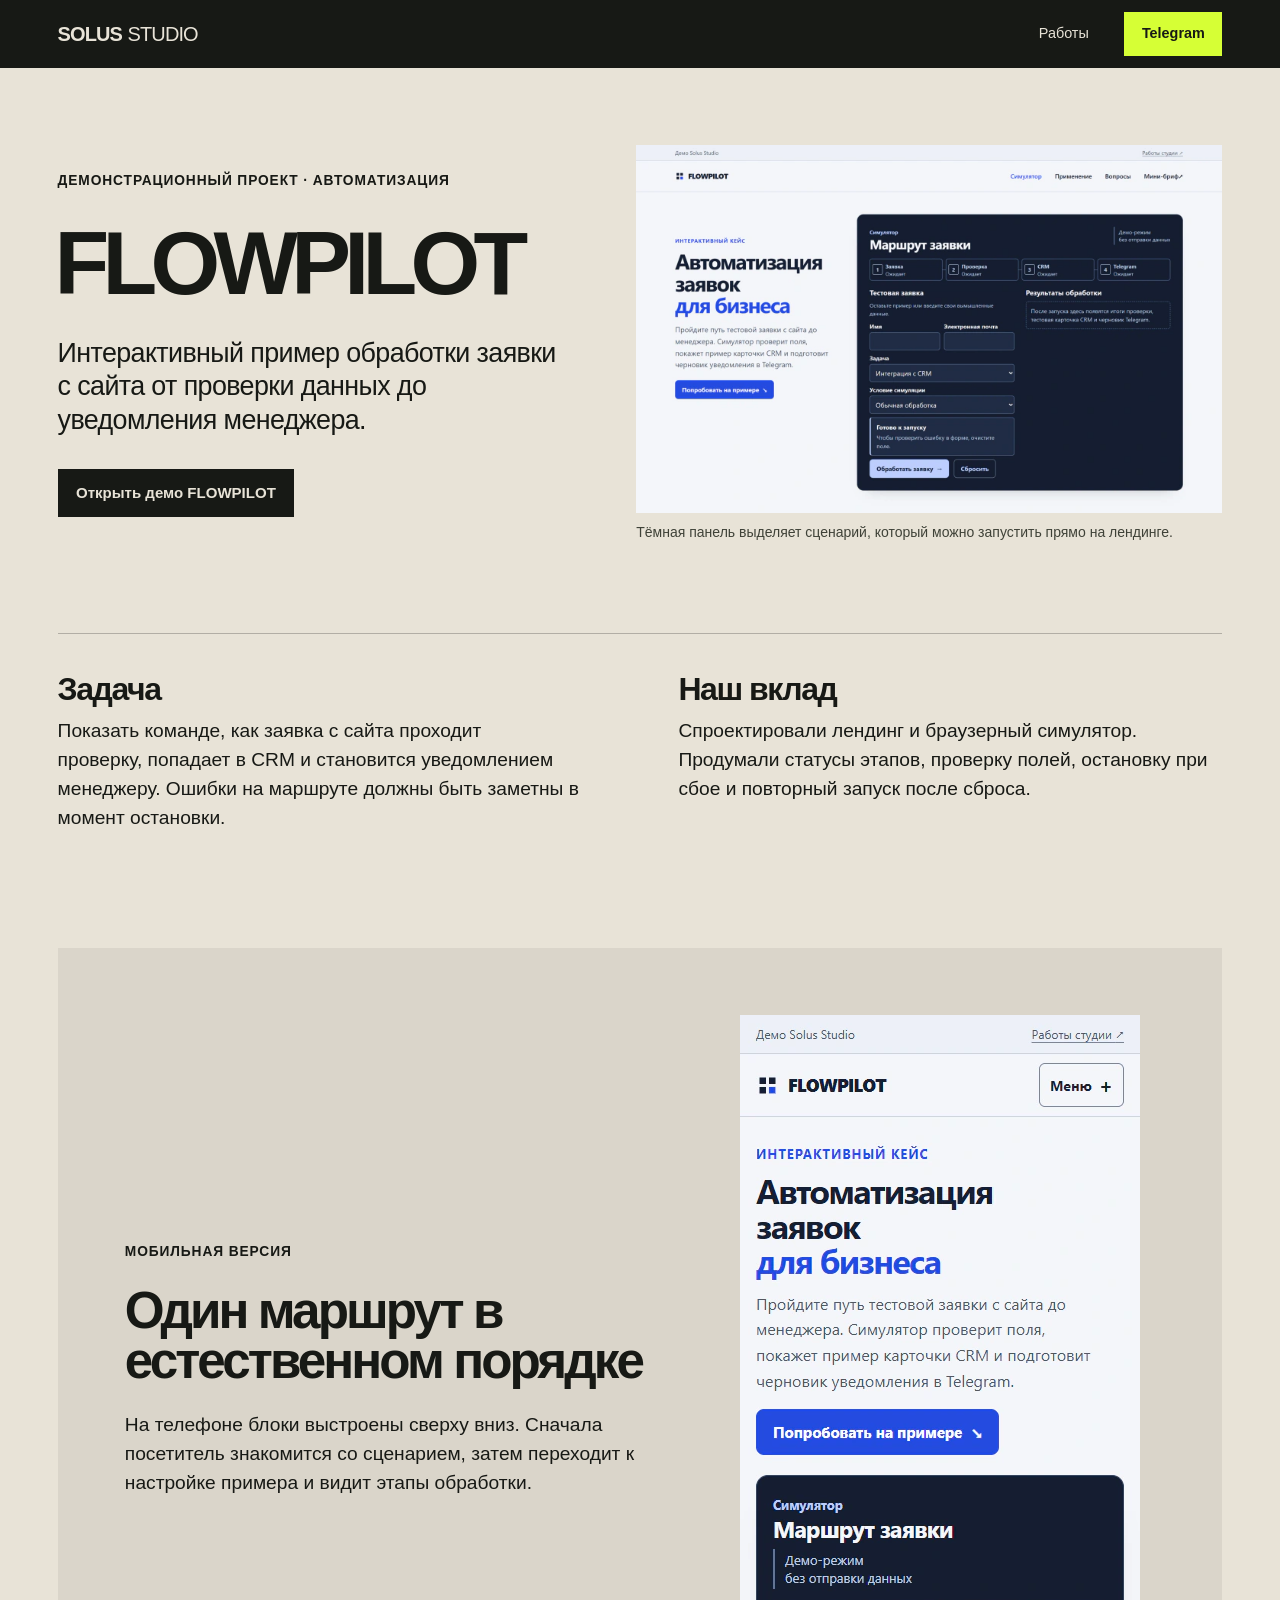
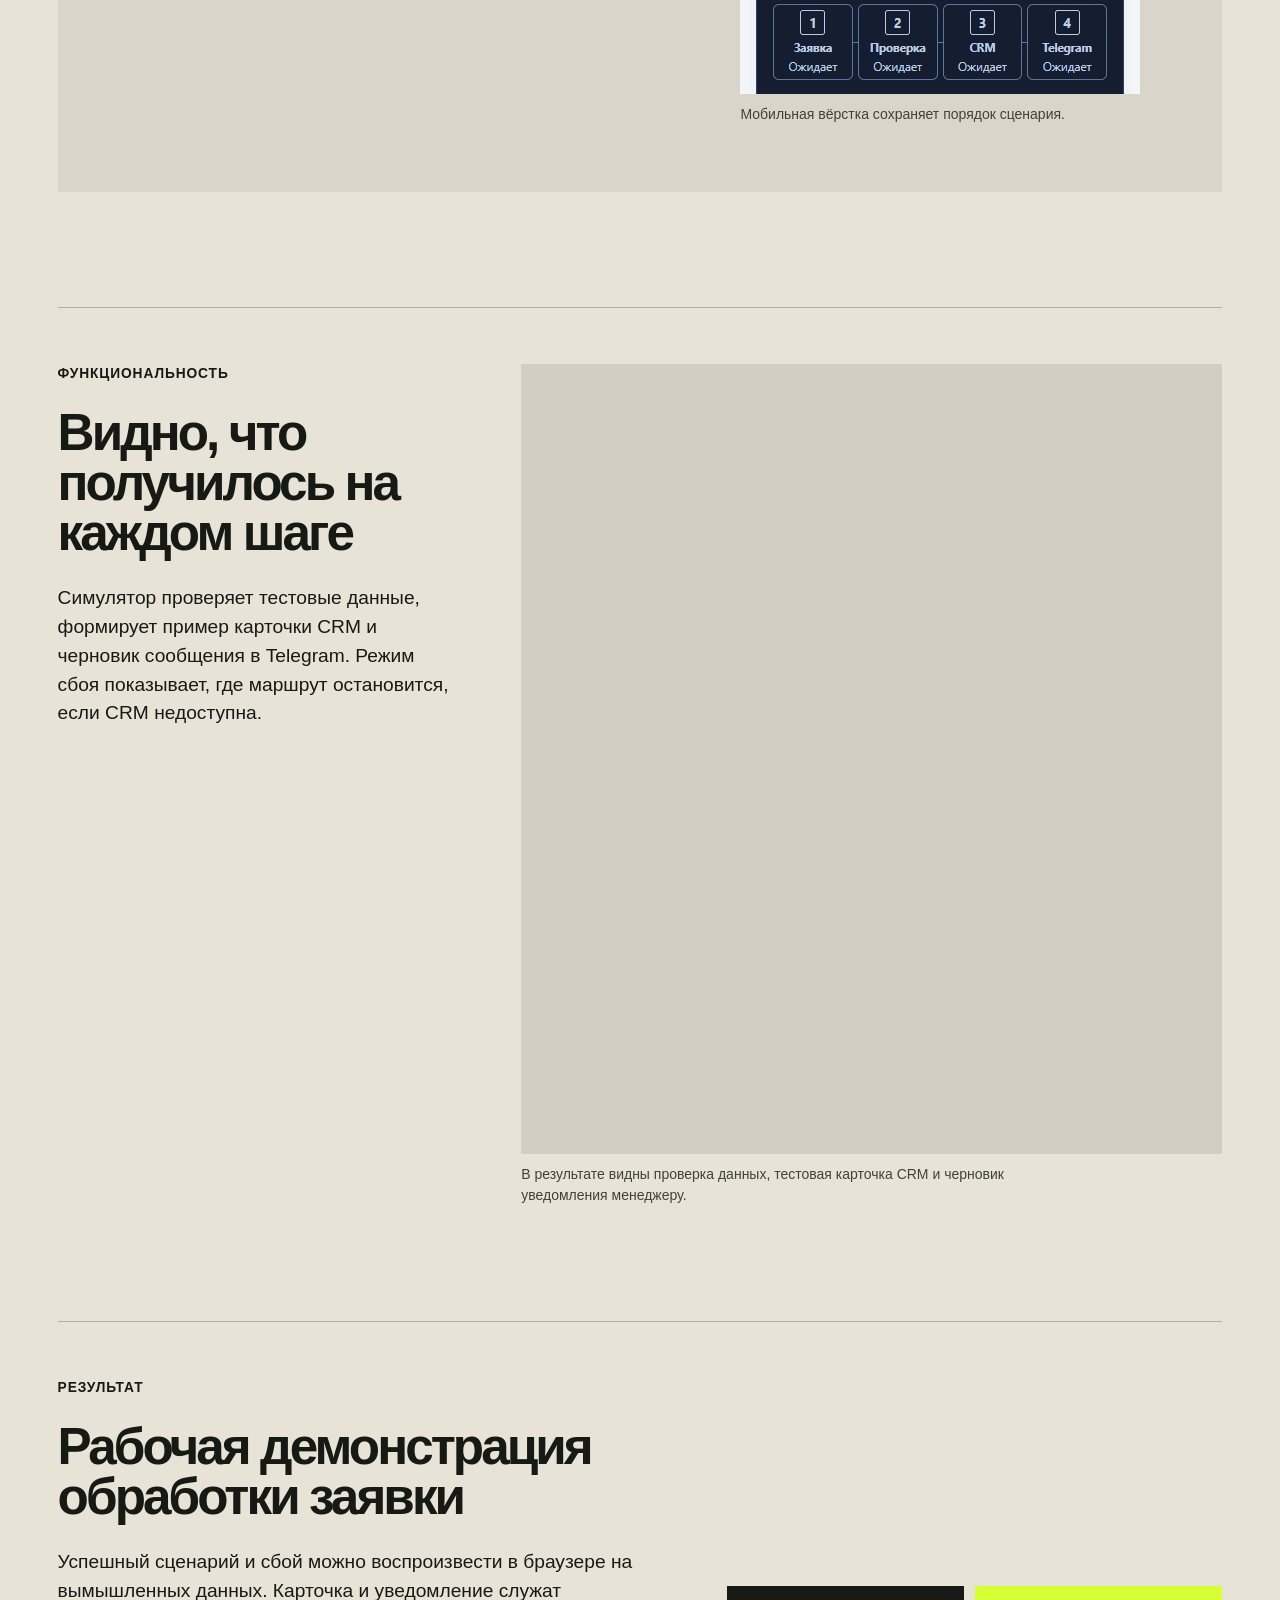
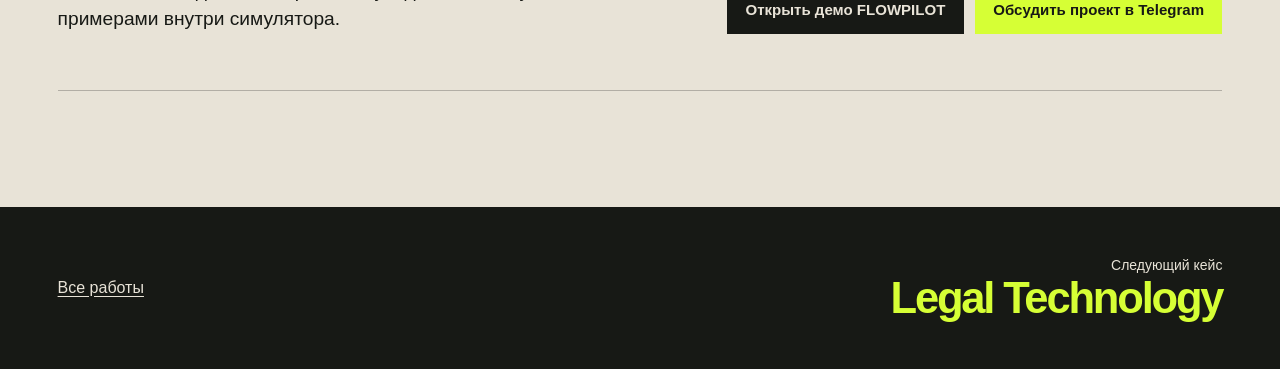
<file: cases/flowpilot.html>
<!doctype html>
<html lang="ru">
<head>
  <meta charset="utf-8">
  <meta name="viewport" content="width=device-width, initial-scale=1">
  <meta name="robots" content="noindex, nofollow">
  <meta name="theme-color" content="#171915">
  <meta name="description" content="Кейс SOLUS STUDIO о FLOWPILOT, браузерном симуляторе обработки заявки с сайта.">
  <title>FLOWPILOT — кейс SOLUS STUDIO</title>
  <link rel="icon" href="../assets/favicon.png" type="image/png">
  <link rel="stylesheet" href="case.css">
</head>
<body class="case-page">
  <a class="case-skip" href="#case-content">К содержанию кейса</a>
  <header class="case-header">
    <div class="case-frame case-header__inner">
      <a class="case-brand" href="../index.html" lang="en" aria-label="SOLUS STUDIO — на главную">SOLUS <span>STUDIO</span></a>
      <nav class="case-nav" aria-label="Навигация студии">
        <a href="../index.html#work">Работы</a>
        <a class="case-nav__contact" href="https://t.me/N1xxxs" rel="noreferrer">Telegram</a>
      </nav>
    </div>
  </header>

  <main class="case-frame" id="case-content" tabindex="-1">
    <article aria-labelledby="case-title">
      <div class="case-spread">
        <header class="case-intro">
          <p class="case-type">Демонстрационный проект · автоматизация</p>
          <h1 class="case-title case-title--long" id="case-title" lang="en">FLOWPILOT</h1>
          <p class="case-deck">Интерактивный пример обработки заявки с сайта от проверки данных до уведомления менеджера.</p>
          <a class="case-action" href="https://solus-studio.github.io/flowpilot-demo/" rel="noreferrer">Открыть демо FLOWPILOT</a>
        </header>

        <figure class="case-figure">
          <img src="../assets/flowpilot-desktop.webp" width="1680" height="1055" alt="Симулятор FLOWPILOT с формой и этапами обработки тестовой заявки" srcset="../assets/work/flowpilot-desktop-768.webp 768w, ../assets/work/flowpilot-desktop-1200.webp 1200w, ../assets/flowpilot-desktop.webp 1680w" sizes="(min-width: 1480px) 660px, (min-width: 881px) 46vw, (max-width: 400px) calc(100vw - 36px), 91vw" fetchpriority="high">
          <figcaption>Тёмная панель выделяет сценарий, который можно запустить прямо на лендинге.</figcaption>
        </figure>
      </div>

      <div class="case-story case-story--opening">
        <section class="case-chapter" aria-labelledby="task-title">
          <h2 id="task-title">Задача</h2>
          <p>Показать команде, как заявка с сайта проходит проверку, попадает в CRM и становится уведомлением менеджеру. Ошибки на маршруте должны быть заметны в момент остановки.</p>
        </section>
        <section class="case-chapter" aria-labelledby="contribution-title">
          <h2 id="contribution-title">Наш вклад</h2>
          <p>Спроектировали лендинг и браузерный симулятор. Продумали статусы этапов, проверку полей, остановку при сбое и повторный запуск после сброса.</p>
        </section>
      </div>

      <section class="case-evidence case-evidence--mobile" aria-labelledby="mobile-title">
        <div class="case-copy">
          <p class="case-type">Мобильная версия</p>
          <h2 id="mobile-title">Один маршрут в естественном порядке</h2>
          <p>На телефоне блоки выстроены сверху вниз. Сначала посетитель знакомится со сценарием, затем переходит к настройке примера и видит этапы обработки.</p>
        </div>
        <figure class="case-figure case-figure--mobile">
          <img src="../assets/work/flowpilot-mobile-800.webp" width="800" height="1358" alt="Мобильная версия FLOWPILOT с переходом от объяснения к симулятору" srcset="../assets/work/flowpilot-mobile-400.webp 400w, ../assets/work/flowpilot-mobile-800.webp 800w" sizes="(max-width: 525px) 80vw, 400px" loading="lazy" decoding="async">
          <figcaption>Мобильная вёрстка сохраняет порядок сценария.</figcaption>
        </figure>
      </section>

      <section class="case-evidence case-evidence--detail" aria-labelledby="feature-title">
        <div class="case-copy">
          <p class="case-type">Функциональность</p>
          <h2 id="feature-title">Видно, что получилось на каждом шаге</h2>
          <p>Симулятор проверяет тестовые данные, формирует пример карточки CRM и черновик сообщения в Telegram. Режим сбоя показывает, где маршрут остановится, если CRM недоступна.</p>
        </div>
        <figure class="case-figure">
          <picture>
            <source media="(max-width: 38rem)" width="800" height="1484" srcset="../assets/work/flowpilot-detail-mobile-400.webp 400w, ../assets/work/flowpilot-detail-mobile-800.webp 800w" sizes="(max-width: 400px) calc(100vw - 36px), 91vw">
            <img src="../assets/work/flowpilot-detail-1440.webp" width="1440" height="1622" alt="Выполненные этапы симуляции FLOWPILOT, тестовая карточка CRM и черновик уведомления" srcset="../assets/work/flowpilot-detail-768.webp 768w, ../assets/work/flowpilot-detail-1440.webp 1440w" sizes="(max-width: 49rem) 91vw, (min-width: 1480px) 790px, 55vw" loading="lazy" decoding="async">
          </picture>
          <figcaption>В результате видны проверка данных, тестовая карточка CRM и черновик уведомления менеджеру.</figcaption>
        </figure>
      </section>

      <section class="case-result" aria-labelledby="result-title">
        <div class="case-copy">
          <p class="case-type">Результат</p>
          <h2 id="result-title">Рабочая демонстрация обработки заявки</h2>
          <p>Успешный сценарий и сбой можно воспроизвести в браузере на вымышленных данных. Карточка и уведомление служат примерами внутри симулятора.</p>
        </div>
        <div class="case-result__actions">
          <a class="case-action" href="https://solus-studio.github.io/flowpilot-demo/" rel="noreferrer">Открыть демо FLOWPILOT</a>
          <a class="case-action case-action--contact" href="https://t.me/N1xxxs" rel="noreferrer">Обсудить проект в Telegram</a>
        </div>
      </section>
    </article>
  </main>

  <footer class="case-footer">
    <div class="case-frame case-footer__inner">
      <a href="../index.html#work">Все работы</a>
      <a class="case-next" href="legal-technology.html"><span>Следующий кейс</span><strong lang="en">Legal Technology</strong></a>
    </div>
  </footer>
</body>
</html>
</file>
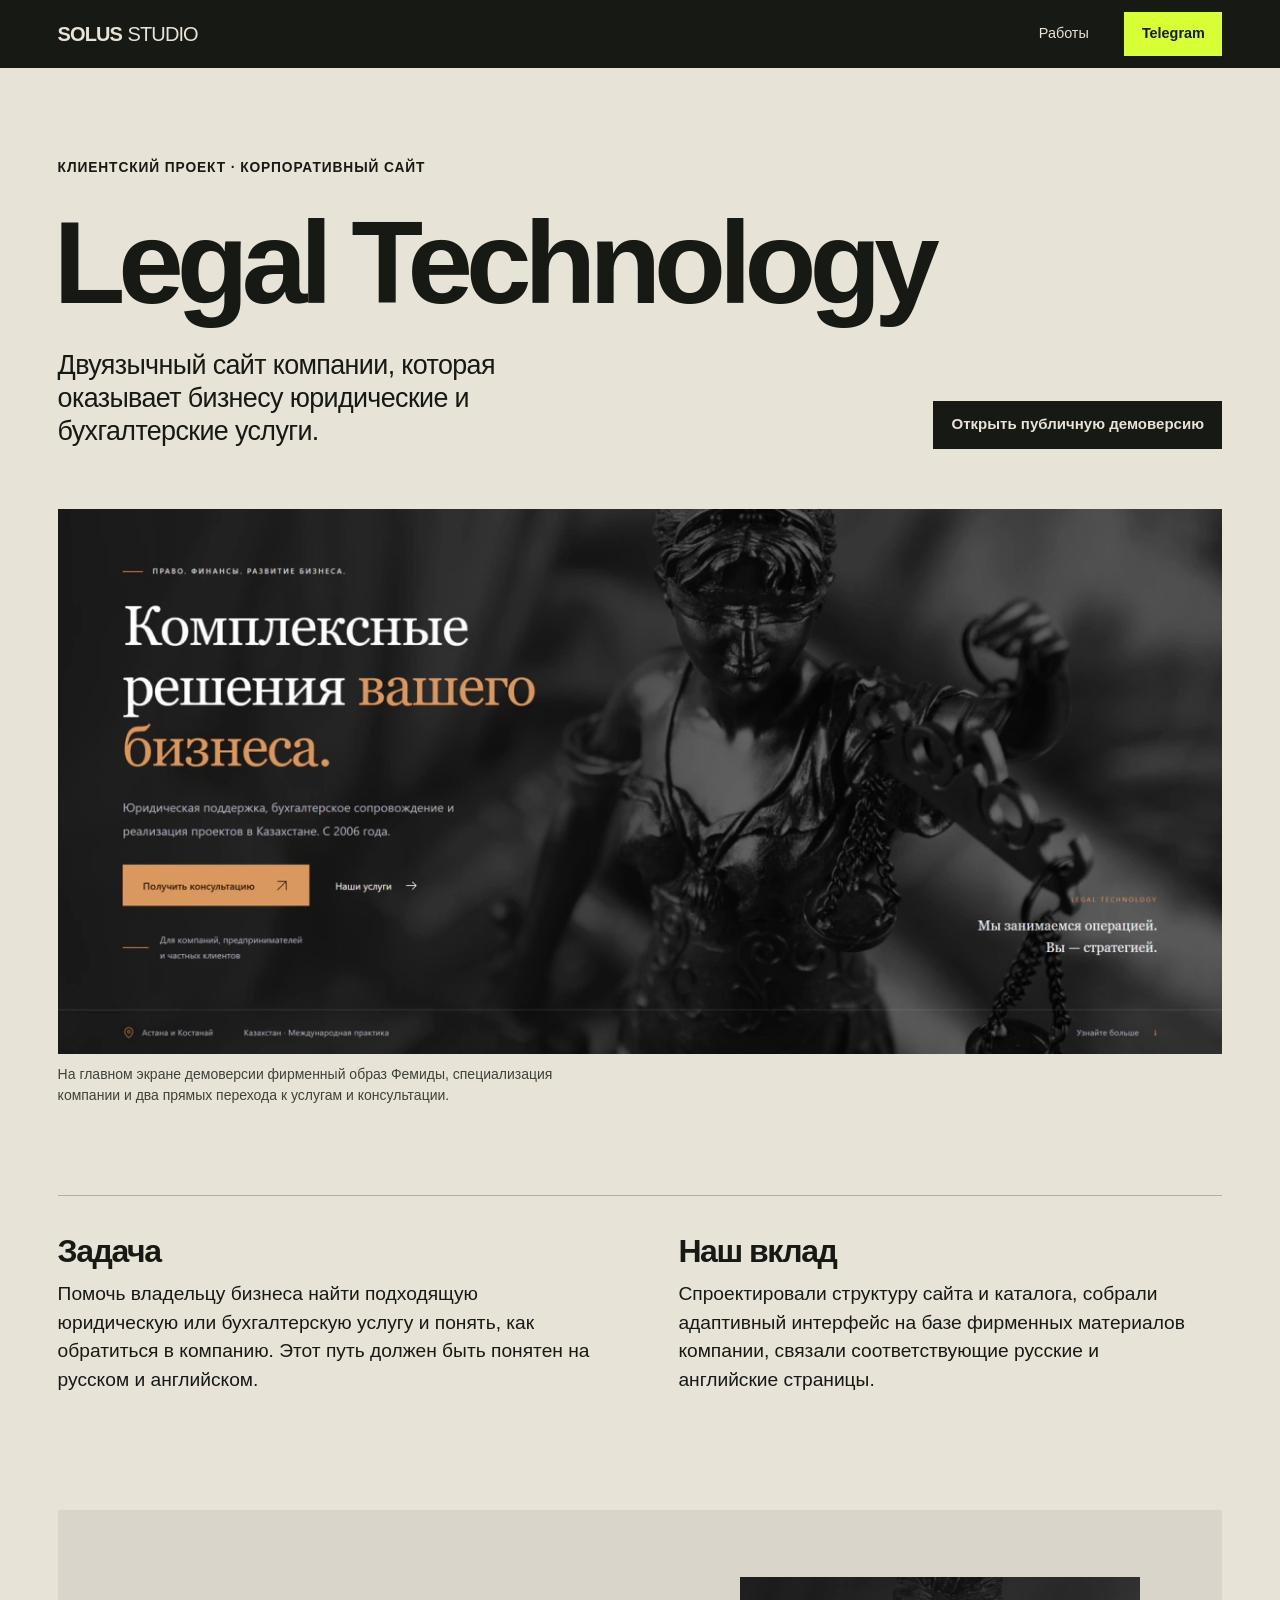
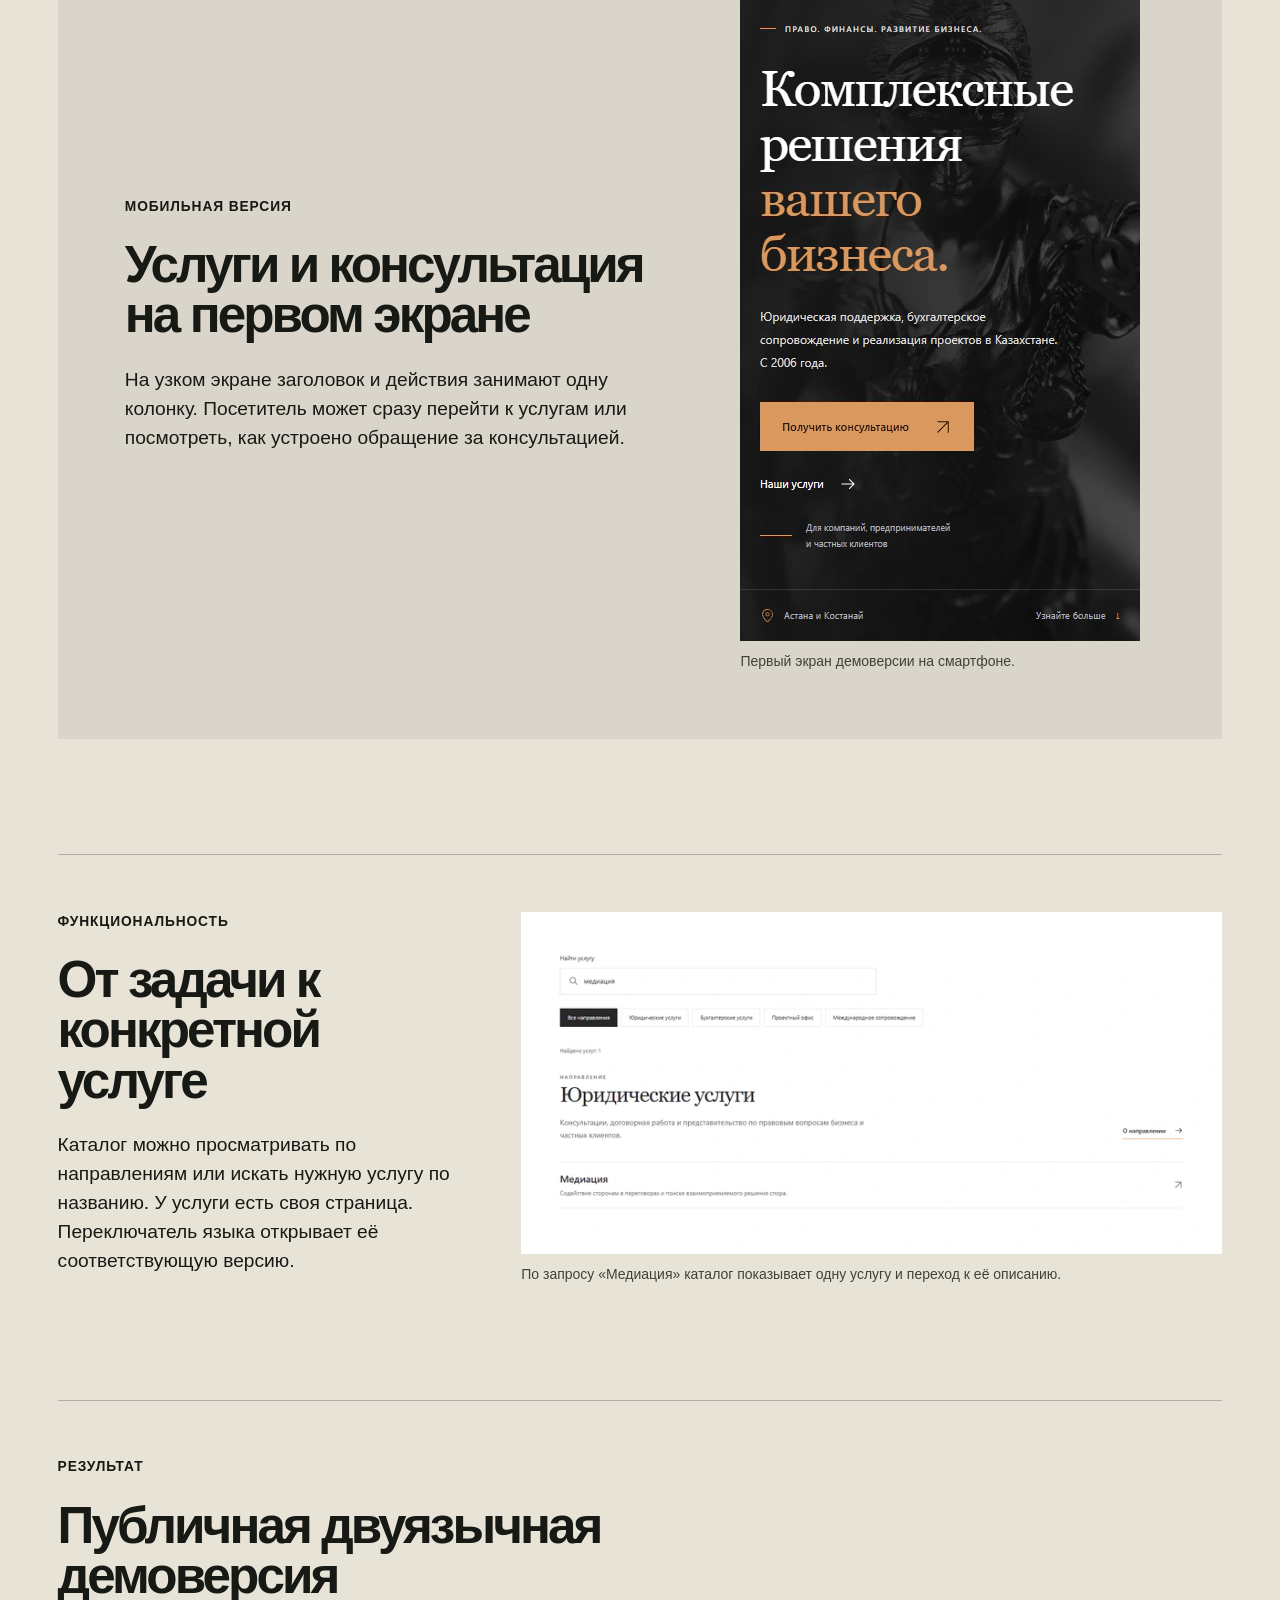
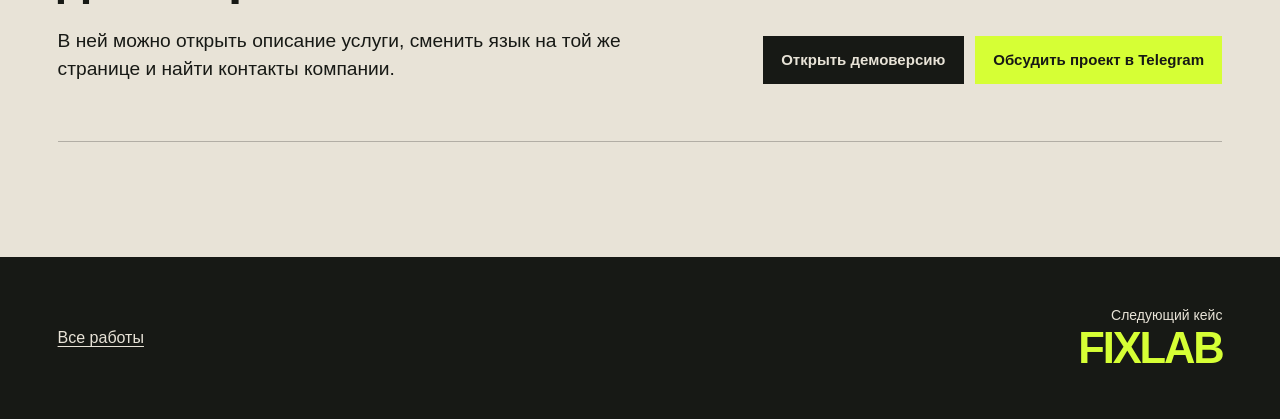
<file: cases/legal-technology.html>
<!doctype html>
<html lang="ru">
<head>
  <meta charset="utf-8">
  <meta name="viewport" content="width=device-width, initial-scale=1">
  <meta name="robots" content="noindex, nofollow">
  <meta name="theme-color" content="#171915">
  <meta name="description" content="Кейс SOLUS STUDIO о двуязычном сайте Legal Technology с каталогом юридических и бухгалтерских услуг.">
  <title>Legal Technology — кейс SOLUS STUDIO</title>
  <link rel="icon" href="../assets/favicon.png" type="image/png">
  <link rel="stylesheet" href="case.css">
</head>
<body class="case-page">
  <a class="case-skip" href="#case-content">К содержанию кейса</a>
  <header class="case-header">
    <div class="case-frame case-header__inner">
      <a class="case-brand" href="../index.html" lang="en" aria-label="SOLUS STUDIO — на главную">SOLUS <span>STUDIO</span></a>
      <nav class="case-nav" aria-label="Навигация студии">
        <a href="../index.html#work">Работы</a>
        <a class="case-nav__contact" href="https://t.me/N1xxxs" rel="noreferrer">Telegram</a>
      </nav>
    </div>
  </header>

  <main class="case-frame" id="case-content" tabindex="-1">
    <article aria-labelledby="case-title">
      <header class="case-intro">
        <p class="case-type">Клиентский проект · корпоративный сайт</p>
        <h1 class="case-title case-title--legal" id="case-title" lang="en">Legal Technology</h1>
        <div class="case-intro__summary">
          <p class="case-deck">Двуязычный сайт компании, которая оказывает бизнесу юридические и бухгалтерские услуги.</p>
          <a class="case-action" href="https://solus-studio.github.io/legaltechpro-demo/" rel="noreferrer">Открыть публичную демоверсию</a>
        </div>
      </header>

      <figure class="case-figure">
        <img src="../assets/legal-desktop.webp" width="1680" height="785" alt="Главный экран Legal Technology с изображением Фемиды и переходами к услугам и консультации" srcset="../assets/work/legal-desktop-768.webp 768w, ../assets/work/legal-desktop-1200.webp 1200w, ../assets/legal-desktop.webp 1680w" sizes="(min-width: 1480px) 1320px, (max-width: 400px) calc(100vw - 36px), 91vw" fetchpriority="high">
        <figcaption>На главном экране демоверсии фирменный образ Фемиды, специализация компании и два прямых перехода к услугам и консультации.</figcaption>
      </figure>

      <div class="case-story case-story--opening">
        <section class="case-chapter" aria-labelledby="task-title">
          <h2 id="task-title">Задача</h2>
          <p>Помочь владельцу бизнеса найти подходящую юридическую или бухгалтерскую услугу и понять, как обратиться в компанию. Этот путь должен быть понятен на русском и английском.</p>
        </section>
        <section class="case-chapter" aria-labelledby="contribution-title">
          <h2 id="contribution-title">Наш вклад</h2>
          <p>Спроектировали структуру сайта и каталога, собрали адаптивный интерфейс на базе фирменных материалов компании, связали соответствующие русские и английские страницы.</p>
        </section>
      </div>

      <section class="case-evidence case-evidence--mobile" aria-labelledby="mobile-title">
        <div class="case-copy">
          <p class="case-type">Мобильная версия</p>
          <h2 id="mobile-title">Услуги и консультация на первом экране</h2>
          <p>На узком экране заголовок и действия занимают одну колонку. Посетитель может сразу перейти к услугам или посмотреть, как устроено обращение за консультацией.</p>
        </div>
        <figure class="case-figure case-figure--mobile">
          <img src="../assets/work/legal-mobile-800.webp" width="800" height="1328" alt="Мобильный первый экран Legal Technology с описанием специализации и кнопками" srcset="../assets/work/legal-mobile-400.webp 400w, ../assets/work/legal-mobile-800.webp 800w" sizes="(max-width: 525px) 80vw, 400px" loading="lazy" decoding="async">
          <figcaption>Первый экран демоверсии на смартфоне.</figcaption>
        </figure>
      </section>

      <section class="case-evidence case-evidence--detail" aria-labelledby="feature-title">
        <div class="case-copy">
          <p class="case-type">Функциональность</p>
          <h2 id="feature-title">От задачи к конкретной услуге</h2>
          <p>Каталог можно просматривать по направлениям или искать нужную услугу по названию. У услуги есть своя страница. Переключатель языка открывает её соответствующую версию.</p>
        </div>
        <figure class="case-figure">
          <picture>
            <source media="(max-width: 38rem)" width="800" height="1412" srcset="../assets/work/legal-detail-mobile-400.webp 400w, ../assets/work/legal-detail-mobile-800.webp 800w" sizes="(max-width: 400px) calc(100vw - 36px), 91vw">
            <img src="../assets/work/legal-detail-1440.webp" width="1440" height="703" alt="Каталог Legal Technology с одним найденным результатом по запросу «Медиация»" srcset="../assets/work/legal-detail-768.webp 768w, ../assets/work/legal-detail-1440.webp 1440w" sizes="(max-width: 49rem) 91vw, (min-width: 1480px) 790px, 55vw" loading="lazy" decoding="async">
          </picture>
          <figcaption>По запросу «Медиация» каталог показывает одну услугу и переход к её описанию.</figcaption>
        </figure>
      </section>

      <section class="case-result" aria-labelledby="result-title">
        <div class="case-copy">
          <p class="case-type">Результат</p>
          <h2 id="result-title">Публичная двуязычная демоверсия</h2>
          <p>В ней можно открыть описание услуги, сменить язык на той же странице и найти контакты компании.</p>
        </div>
        <div class="case-result__actions">
          <a class="case-action" href="https://solus-studio.github.io/legaltechpro-demo/" rel="noreferrer">Открыть демоверсию</a>
          <a class="case-action case-action--contact" href="https://t.me/N1xxxs" rel="noreferrer">Обсудить проект в Telegram</a>
        </div>
      </section>
    </article>
  </main>

  <footer class="case-footer">
    <div class="case-frame case-footer__inner">
      <a href="../index.html#work">Все работы</a>
      <a class="case-next" href="fixlab.html"><span>Следующий кейс</span><strong lang="en">FIXLAB</strong></a>
    </div>
  </footer>
</body>
</html>
</file>
<file: style.css>
:root {
  --ink: #171915;
  --paper: #e8e3d7;
  --acid: #d6ff35;
  --white: #f5f2e9;
  --gutter: clamp(18px, 4.5vw, 80px);
  --stage-height: max(100svh, 670px);
  color: var(--ink);
  background: var(--paper);
  font: 100%/1.5 "Arial Nova", "Helvetica Neue", Arial, sans-serif;
  color-scheme: light;
}

*, *::before, *::after { box-sizing: border-box; }
body { margin: 0; }
h1, h2, h3, p, figure { margin: 0; }
a { color: inherit; text-underline-offset: .28em; }
button { font: inherit; }
img { display: block; max-width: 100%; height: auto; }
[hidden] { display: none !important; }
:focus-visible { outline: 2px solid currentColor; outline-offset: 5px; }

.skip-link {
  position: absolute;
  z-index: 5;
  inset: .75rem auto auto var(--gutter);
  transform: translateY(-150%);
  background: var(--acid);
  color: var(--ink);
  padding: .75rem 1rem;
}
.skip-link:focus { transform: none; }

.opening {
  position: relative;
  isolation: isolate;
  overflow: clip;
  background: var(--ink);
  color: var(--white);
}

.stage {
  position: absolute;
  inset: 0 0 auto;
  height: var(--stage-height);
  overflow: hidden;
  overflow: clip;
  pointer-events: none;
}

.stage-light, .stage-shade { position: absolute; inset: 0; }
.stage-light {
  background:
    radial-gradient(ellipse at 74% 48%, #66625a 0%, #43443b 26%, #252821 54%, #171915 83%);
}
.stage-light::after {
  content: "";
  position: absolute;
  inset: 0;
  background: url("assets/atmosphere.webp") center / cover no-repeat;
  opacity: .44;
}
.stage-shade {
  background: linear-gradient(90deg, #171915a8 0, #17191530 46%, transparent 77%),
    linear-gradient(0deg, #12140ed9 0%, transparent 24%, transparent 82%, #12140e61 100%);
}
.object-frame {
  position: absolute;
  width: clamp(560px, 63vw, 1160px);
  aspect-ratio: 1;
  right: clamp(-115px, -3vw, -20px);
  top: 50%;
  transform: translateY(-52%);
}
.object-poster, .object-poster img, #sculpture { position: absolute; inset: 0; width: 100%; height: 100%; }
.object-poster img { object-fit: contain; }
#sculpture { visibility: hidden; }

.opening[data-scene="live"] .stage {
  position: sticky;
  top: 0;
  margin-bottom: calc(-1 * var(--stage-height));
}
.opening[data-scene="live"] .object-poster { visibility: hidden; }
.opening[data-scene="live"] #sculpture { visibility: visible; }
.opening[data-scene="live"] .work-heading { margin-top: clamp(160px, 36svh, 360px); }

.hero {
  position: relative;
  display: grid;
  grid-template-rows: auto 1fr auto;
  min-height: var(--stage-height);
  padding: 0 var(--gutter);
}

.masthead, .hero-baseline {
  display: flex;
  align-items: center;
  justify-content: space-between;
  gap: 1rem;
}
.masthead { padding: 22px 0; border-bottom: 1px solid #f5f2e94f; }
.wordmark {
  display: inline-grid;
  align-content: center;
  font-weight: 900;
  font-size: clamp(1rem, 1.55vw, 1.42rem);
  line-height: .82;
  letter-spacing: -.075em;
  text-decoration: none;
}
.mark-period { color: var(--acid); }
.mastnav { display: flex; align-items: center; gap: clamp(.75rem, 3.2vw, 3.2rem); }
.mastnav > a:not(.button) { display: inline-flex; align-items: center; min-height: 44px; font-size: .94rem; text-decoration: none; }
.mastnav > a:not(.button):hover { text-decoration: underline; }
.button {
  display: inline-flex;
  min-height: 46px;
  align-items: center;
  justify-content: center;
  padding: .58rem 1.05rem;
  border: 1px solid transparent;
  text-align: center;
  text-decoration: none;
  font-size: .92rem;
  font-weight: 700;
  line-height: 1.2;
}
.button-acid { background: var(--acid); color: var(--ink); }
.button-acid:hover { background: var(--white); }
.button-acid:focus-visible { outline-color: var(--acid); }

.hero-main { align-self: center; padding: 2.2rem 0 1.8rem; }
.kicker {
  display: flex;
  align-items: center;
  gap: .72em;
  font-size: .875rem;
  font-weight: 700;
  line-height: 1.4;
  letter-spacing: .105em;
  text-transform: uppercase;
}
.signal-mark { width: .64em; height: .64em; background: currentColor; transform: rotate(-12deg); }
.hero .kicker .signal-mark { background: var(--acid); }
.hero-title {
  width: max-content;
  max-width: 100%;
  margin: clamp(20px, 4vh, 42px) 0 clamp(22px, 4.4vh, 52px) -.054em;
  font-size: clamp(5.8rem, 13.8vw, 16.5rem);
  font-weight: 900;
  line-height: .84;
  letter-spacing: -.067em;
}
.hero-title > span { color: var(--acid); }
.hero-positioning {
  max-width: 37ch;
  font-size: clamp(1.23rem, 2.05vw, 2rem);
  line-height: 1.13;
  font-weight: 600;
  letter-spacing: -.045em;
}
.hero-baseline { min-height: 76px; border-top: 1px solid #f5f2e94f; }
.work-jump, .motion-button {
  display: inline-flex;
  align-items: center;
  min-height: 44px;
  gap: .7rem;
  padding: 0;
  font-size: .875rem;
}
.work-jump { text-decoration: none; }
.jump-stroke { width: 1.65rem; height: 2px; background: var(--acid); }
.work-jump:hover, .motion-button:hover { text-decoration: underline; }
.motion-button { border: 0; background: transparent; color: var(--white); cursor: pointer; }

.work-heading {
  position: relative;
  z-index: 1;
  padding: clamp(3.25rem, 8vw, 8.3rem) var(--gutter) clamp(2.6rem, 7vw, 7.1rem);
  background: var(--paper);
  color: var(--ink);
  border-top: 4px solid var(--acid);
}
.work-heading:focus-visible, .services:focus-visible { outline-color: #596517; outline-offset: -6px; }
.work-heading-inner { display: grid; grid-template-columns: 2fr 1fr; column-gap: 5vw; align-items: end; }
.work-heading .kicker { grid-column: 1 / -1; margin-bottom: clamp(1rem, 2.4vw, 2.5rem); }
.work-heading h2, .services h2, .contact h2 {
  margin-left: -.062em;
  font-size: clamp(3.3rem, 10vw, 11.25rem);
  font-weight: 900;
  line-height: .82;
  letter-spacing: -.064em;
}
.work-heading h2 span, .services h2 span { color: #596517; }
.work-summary { max-width: 25ch; padding-bottom: .1em; font-size: clamp(1.12rem, 1.55vw, 1.6rem); line-height: 1.28; }

.exhibition { background: var(--paper); padding: 0 var(--gutter) clamp(4rem, 9vw, 9rem); }
.feature { border-top: 1px solid #17191566; }
.feature-heading {
  display: grid;
  grid-template-columns: 2fr 1fr;
  align-items: end;
  gap: .75rem 3vw;
  padding: 1.4rem 0 1.7rem;
}
.feature-heading h3, .concept h3 { font-weight: 900; line-height: .94; letter-spacing: -.06em; }
.feature-heading h3 { font-size: clamp(2.25rem, 5.2vw, 6rem); }
.feature-heading > p, .concept-copy > p:not(.kicker) { max-width: 43ch; line-height: 1.42; font-size: clamp(1rem, 1.22vw, 1.2rem); }
.project-type { color: #4a4b39; margin-bottom: .8rem; letter-spacing: .075em; }
.project-image { display: block; overflow: hidden; background: #292a23; }
.project-image picture { display: block; }
.project-image img { display: block; width: 100%; height: auto; transition: transform .4s; }
.project-image:hover img { transform: scale(1.018); }
.project-caption {
  display: flex;
  justify-content: space-between;
  align-items: baseline;
  flex-wrap: wrap;
  gap: .55rem 1rem;
  border-bottom: 1px solid #17191566;
  padding: .8rem 0;
  font-size: .95rem;
}
.project-caption a, .case-link { font-weight: 700; }
.project-caption a:hover, .case-link:hover { text-decoration-thickness: 2px; }
.concepts {
  display: grid;
  grid-template-columns: minmax(0, 1.08fr) minmax(0, .92fr);
  align-items: start;
  gap: 7vw;
  margin-top: clamp(3.5rem, 9vw, 10rem);
}
.concept { display: grid; gap: 1.45rem; border-top: 1px solid #17191566; }
.concept-fixlab .project-image { margin-top: .85rem; }
.concept-flowpilot { margin-top: clamp(1.25rem, 6vw, 7rem); }
.concept-flowpilot .concept-copy { padding-top: 1.35rem; padding-left: clamp(0rem, 2vw, 2rem); }
.concept h3 { font-size: clamp(2.5rem, 5.1vw, 6.3rem); }
.concept-copy > p:not(.kicker) { margin: .75rem 0 .7rem; }

.services {
  display: grid;
  grid-template-columns: minmax(0, 2fr) minmax(0, 5fr);
  align-items: start;
  gap: clamp(1.75rem, 5vw, 5rem);
  padding: clamp(2.75rem, 6.5vw, 7rem) var(--gutter);
  background: #ddd8ca;
  border-top: 1px solid #17191550;
}
.services h2 { font-size: clamp(3.3rem, 7.4vw, 8rem); }
.services-heading p { max-width: 31ch; margin-top: clamp(1rem, 2.2vw, 2rem); font-size: clamp(1rem, 1.3vw, 1.3rem); line-height: 1.42; }
.services-heading .services-note { margin-top: .7rem; color: #47483c; font-size: 1rem; }
.service-list { margin: 0; padding: 0; list-style: none; border-bottom: 1px solid #17191566; }
.service-list li {
  display: grid;
  grid-template-columns: minmax(0, 5fr) minmax(0, 6fr);
  gap: .65rem 1.5rem;
  padding: 1.04rem 0 1.16rem;
  border-top: 1px solid #17191566;
}
.service-list h3 { font-size: clamp(1.15rem, 1.95vw, 1.85rem); line-height: 1.12; letter-spacing: -.038em; }
.service-copy p { max-width: 43ch; margin-top: .45rem; line-height: 1.38; }
.service-offer { display: grid; align-content: start; justify-items: start; gap: .55rem; }
.service-price { line-height: 1.35; }
.service-price strong { font-size: clamp(1.16rem, 1.55vw, 1.4rem); white-space: nowrap; }
.service-offer > a { color: #444637; font-size: .92rem; line-height: 1.45; }
.service-offer > a:hover { color: var(--ink); text-decoration-thickness: 2px; }
.service-prices { display: grid; gap: .38rem; width: min(100%, 21rem); margin: 0; line-height: 1.35; }
.service-prices div { display: flex; flex-wrap: wrap; justify-content: space-between; gap: .06rem 1rem; }
.service-prices dt { color: #47483c; font-size: .9rem; }
.service-prices dd { margin: 0; font-weight: 700; white-space: nowrap; }

.contact { padding: clamp(2.75rem, 6.8vw, 7rem) var(--gutter) 0; background: var(--ink); color: var(--white); }
.contact h2, .contact .signal-mark { color: var(--acid); }
.contact h2 { font-size: clamp(3.8rem, 10.6vw, 12rem); line-height: .88; }
.contact-main {
  display: grid;
  grid-template-columns: 2fr 1fr;
  align-items: end;
  gap: 2rem 3vw;
  margin: clamp(1.5rem, 4vw, 4rem) 0 clamp(2.5rem, 7vw, 7rem);
}
.contact-main p { max-width: 29ch; margin-bottom: 1.2rem; line-height: 1.36; font-size: clamp(1.05rem, 1.55vw, 1.45rem); }
.contact-end { display: flex; flex-wrap: wrap; justify-content: space-between; gap: .75rem; padding: 1rem 0; border-top: 1px solid #f5f2e94f; font-size: .875rem; font-weight: 700; }

@media (max-width: 900px) {
  .object-frame { width: max(540px, 76vw); right: -8vw; }
  .stage-shade { background: linear-gradient(90deg, #1719159c, transparent 80%), linear-gradient(0deg, #12140ecf 0%, transparent 28%, transparent 75%, #12140e9c 100%); }
  .service-list li { grid-template-columns: 1fr; }
}

@media (max-width: 600px) {
  :root { --stage-height: max(100svh, 615px); }
  .masthead { padding: 13px 0; }
  .masthead, .mastnav { gap: clamp(.5rem, 2.4vw, 1rem); }
  .mastnav > a:not(.button) { font-size: .875rem; }
  .mastnav .button { padding-inline: .65rem; font-size: .875rem; }
  .hero-main { align-self: start; padding: clamp(2.5rem, 6.6svh, 5rem) 0 1rem; }
  .hero-title { margin-top: 1.35rem; margin-bottom: 1.12rem; font-size: clamp(3.82rem, 16.8vw, 6.4rem); }
  .hero-positioning { font-size: 1.1rem; line-height: 1.25; }
  .hero-baseline { min-height: 58px; }
  .stage-light { background-position: 65% center; }
  .stage-light::after { background-position: 68% center; }
  .stage-shade { background: linear-gradient(180deg, #12140eae 0%, #12140e7a 45%, transparent 61%, transparent 82%, #12140ed9 100%); }
  .object-frame {
    width: clamp(345px, max(85vw, 49svh), 540px);
    top: auto;
    bottom: 22px;
    right: 50%;
    transform: translateX(50%);
  }
  .opening[data-scene="live"] .work-heading { margin-top: 20svh; }
  .work-heading-inner, .feature-heading, .services, .contact-main, .concepts { grid-template-columns: 1fr; }
  .work-summary { margin-top: 1.2rem; max-width: 30ch; }
  .concepts { gap: 3rem; }
  .concept-flowpilot { margin-top: 0; }
  .concept-flowpilot .concept-copy { padding-left: 0; }
}

@media (max-width: 350px) {
  .object-frame { bottom: 17px; }
  .work-heading h2 { font-size: 3rem; }
}

@media (prefers-reduced-motion: reduce) {
  *, *::before, *::after { scroll-behavior: auto !important; transition: none !important; }
}
</file>
<file: styles.css>
:root {
  color-scheme: dark;
  --canvas: #101217;
  --surface: #171b23;
  --surface-high: #1d222d;
  --ink: #eff1f5;
  --muted: #aab2c0;
  --quiet: #929daf;
  --line: #2b323f;
  --horizon: #3b4656;
  --accent: #ecaa82;
  --accent-strong: #f3ba98;
  --blue: #a5c5f3;
  --sans: "Segoe UI", Arial, sans-serif;
  --mono: Consolas, "Courier New", monospace;
}

* { box-sizing: border-box; }
html { scroll-padding-top: 20px; }
body {
  margin: 0;
  background: radial-gradient(ellipse at 82% 7%, #1a202d 0, transparent 39rem), var(--canvas);
  color: var(--ink);
  font: 1rem/1.55 var(--sans);
  -webkit-font-smoothing: antialiased;
}
a { color: inherit; text-decoration: none; }
button { font: inherit; }
button:not(:disabled), summary { cursor: pointer; }
:where(a, button, summary, [tabindex]):focus-visible { outline: 2px solid var(--accent-strong); outline-offset: 5px; }
::selection { background: var(--accent); color: #151218; }
[hidden] { display: none !important; }
img { display: block; max-width: 100%; }
h1, h2, h3, p, ul, ol { margin: 0; }
ul, ol { padding: 0; }
code { font-family: var(--mono); }

.shell { width: min(1280px, calc(100% - 40px)); margin-inline: auto; }
.visually-hidden {
  position: absolute; width: 1px; height: 1px; overflow: hidden;
  clip-path: inset(50%); white-space: nowrap;
}
.skip-link {
  position: fixed; z-index: 5; top: 12px; left: 12px; padding: 10px 16px;
  clip-path: inset(50%); transform: translateY(-170%); background: var(--accent); color: #171218;
}
.skip-link:focus { clip-path: none; transform: translateY(0); }

.header {
  min-height: 86px; display: flex; align-items: center; justify-content: space-between;
  gap: 4px 24px; border-bottom: 1px solid var(--line);
}
.brand {
  min-height: 44px; display: inline-flex; align-items: center; gap: 11px; flex: 0 0 auto;
  font-size: 1.32rem; font-weight: 710; letter-spacing: -.045em; line-height: 1.15;
}
.brand-studio { color: #c7cdd7; font-weight: 500; }
.brand-mark {
  position: relative; display: grid; place-items: center; width: 32px; height: 32px;
  border: 1px solid #916751; border-radius: 9px; background: #32251f; color: var(--accent);
}
.brand-mark::before, .brand-mark::after {
  content: ""; position: absolute; width: 7px; height: 9px;
  border: solid currentColor; transform: skewX(-16deg);
}
.brand-mark::before { margin: -4px 0 0 -5px; border-width: 1.5px 0 0 1.5px; }
.brand-mark::after { margin: 4px 0 0 5px; border-width: 0 1.5px 1.5px 0; }
.nav { display: flex; align-items: center; flex-wrap: wrap; gap: 0 clamp(15px, 2.7vw, 36px); }
.nav a, .text-link, .footer-top {
  display: inline-flex; align-items: center; min-height: 44px; gap: 8px;
  font-size: .875rem; font-weight: 620;
}
.nav a { color: #c0c8d4; }
.nav a:hover, .text-link:hover, .footer-top:hover { color: var(--accent-strong); }
.nav .language-link {
  min-width: 44px; justify-content: center; color: var(--ink);
  font: 700 .81rem/1 var(--mono);
}
.language-link::after { content: ""; position: absolute; inset: 5px 0; border: 1px solid var(--horizon); border-radius: 8px; }
.language-link { position: relative; }
.language-link:hover::after { border-color: var(--accent); }

.hero {
  display: grid; align-items: center; gap: 36px;
  padding-block: clamp(42px, 8vw, 116px) clamp(72px, 10vw, 143px);
}
.hero-copy, .workflow { min-width: 0; }
.eyebrow {
  display: flex; align-items: center; gap: 9px;
  color: var(--accent); font: 650 .75rem/1.45 var(--mono);
  letter-spacing: .085em; text-transform: uppercase;
}
.signal {
  width: 7px; height: 7px; flex: 0 0 7px; border-radius: 50%;
  background: currentColor; box-shadow: 0 0 12px #ecaa8258;
}
.hero h1 {
  margin-block: 20px 23px; font-size: clamp(2.14rem, 8.4vw, 4.7rem); font-weight: 690;
  line-height: .99; letter-spacing: -.069em;
}
.hero h1 em { display: block; color: var(--accent); font-style: normal; }
.hero-intro { max-width: 43ch; color: #bac2cf; font-size: clamp(1rem, 1.45vw, 1.17rem); line-height: 1.6; }
.hero-actions { display: flex; flex-wrap: wrap; align-items: center; gap: 8px 22px; margin-top: 28px; }
.button {
  display: inline-flex; align-items: center; justify-content: space-between; gap: 15px; min-height: 52px;
  border-radius: 9px; padding: 10px 15px; font-size: .91rem; font-weight: 730;
}
.button-primary { background: var(--accent); color: #211711; }
.button-primary:hover { background: #ffd0b2; }
.button span { font-size: 1.2rem; line-height: 1; }
.text-link { color: #d2d8e3; text-decoration: underline; text-decoration-color: #5d6778; text-underline-offset: .27em; }

.workflow {
  --node-gap: clamp(7px, 1.2vw, 17px);
  isolation: isolate; position: relative; overflow: clip; border: 1px solid #374252;
  border-radius: 22px; padding: clamp(14px, 2.25vw, 28px);
  background: radial-gradient(ellipse at 100% 0%, #303c54 0, transparent 65%), linear-gradient(154deg, #222936, #151922 72%);
  box-shadow: 0 30px 88px #080b146f, inset 0 1px #a5c5f321;
}
.workflow::before {
  content: ""; position: absolute; z-index: -1; inset: 0; pointer-events: none;
  background-image: linear-gradient(#9cb5dc0f 1px, transparent 1px), linear-gradient(90deg, #9cb5dc0f 1px, transparent 1px);
  background-size: 25px 25px;
  mask-image: linear-gradient(#000 0, transparent 85%);
}
.workflow-head {
  display: flex; flex-wrap: wrap; justify-content: space-between; align-items: end;
  gap: 10px 12px; margin-bottom: clamp(14px, 2.4vw, 27px);
}
.workflow-tag { font-size: .69rem; color: var(--blue); }
.workflow-tag .signal { box-shadow: 0 0 12px #a5c5f35e; }
.workflow h2 { margin-top: 6px; font-size: clamp(1.45rem, 2.5vw, 2rem); line-height: 1.12; letter-spacing: -.045em; }
.workflow-nodes { display: grid; grid-template-columns: repeat(4, minmax(0, 1fr)); gap: var(--node-gap); }
.workflow-node {
  position: relative; display: grid; align-content: center; justify-items: center; gap: 8px; min-width: 0;
  min-height: 79px; padding: 8px 2px; border: 1px solid #414d60; border-radius: 10px;
  color: #c5cfdf; background: #19212e; text-align: center;
}
.workflow-node:not(:last-child)::after {
  content: ""; position: absolute; z-index: -1; top: 50%; left: calc(100% + 1px);
  width: var(--node-gap); height: 1px; background: #5e6b80;
}
.workflow-node:has(~ .workflow-node[aria-pressed="true"])::after { background: #87acdf; }
.workflow-node[aria-pressed="true"] {
  color: #f2f6ff; border-color: #9bb8e2; background: #293b55;
  box-shadow: inset 0 0 22px #9ac3ff23, 0 0 16px #8eb8ff25;
}
.workflow-node:not(:disabled):hover { border-color: var(--blue); background: #28364c; }
.workflow-node:disabled { cursor: default; }
.workflow-symbol {
  display: grid; place-items: center; width: 29px; height: 27px; border-radius: 7px;
  background: #34465f; color: #d2e5ff; font: 700 .87rem/1 var(--mono);
}
.workflow-node-name { max-width: 100%; overflow-wrap: anywhere; font: 600 clamp(.69rem, 1.35vw, .87rem)/1.15 var(--sans); }
.workflow-panel {
  min-height: 167px; margin-top: 14px; padding: clamp(12px, 2vw, 19px);
  border: 1px solid #364254; border-radius: 13px; background: #111821db;
}
.workflow-detail { display: grid; align-content: start; gap: 12px; }
.event-name {
  display: flex; align-items: center; gap: 8px; color: #b4ccf0;
  font: 700 clamp(.66rem, 1.2vw, .79rem)/1.3 var(--mono); overflow-wrap: anywhere;
}
.event-name span { width: 6px; height: 6px; border-radius: 50%; flex: 0 0 6px; background: #a3c5f4; }
.workflow-detail h3 { margin: 5px 0 4px; font-size: clamp(1rem, 1.6vw, 1.2rem); letter-spacing: -.025em; }
.event-copy { color: #aebcce; font-size: .88rem; line-height: 1.42; }
.event-payload {
  display: block; padding: 8px 10px; border-left: 2px solid #7896c4; background: #1c283a;
  color: #c4d9f7; overflow-wrap: anywhere; font-size: clamp(.64rem, 1.05vw, .79rem);
}
.workflow-note { margin-top: 10px; color: #aab7c9; font-size: .75rem; line-height: 1.35; }
.workflow-play {
  display: inline-flex; align-items: center; gap: 9px; min-height: 44px; padding: 8px 12px;
  border: 1px solid #536884; border-radius: 8px; background: #24354d; color: #ecf3ff;
  font-size: .81rem; font-weight: 700;
}
.workflow-play:disabled { opacity: .78; }
.workflow-play:not(:disabled):hover { border-color: #a8c6f0; background: #344969; }
.play-icon { width: 0; height: 0; margin-left: 2px; border-block: 5px solid transparent; border-left: 8px solid var(--blue); }
.workflow[data-state="playing"] .play-icon { width: 8px; height: 10px; border: solid var(--blue); border-width: 0 2px; }

.section { margin-bottom: clamp(64px, 9vw, 126px); }
.section-heading {
  display: grid; gap: 13px 27px; align-items: end; padding-top: 20px;
  border-top: 1px solid var(--line); margin-bottom: clamp(24px, 4vw, 42px);
}
.section-label { color: var(--accent); }
.section-heading h2, .project-contact h2 {
  margin-top: 8px; font-size: clamp(2rem, 5.4vw, 4.15rem);
  font-weight: 650; line-height: 1.02; letter-spacing: -.058em;
}
.section-intro { max-width: 40ch; color: var(--muted); line-height: 1.55; }

.service-list { display: grid; gap: 14px; list-style: none; }
.service-item {
  display: grid; align-items: center; gap: 18px; min-width: 0; border: 1px solid var(--line); border-radius: 17px;
  background: linear-gradient(140deg, #20252ef0, #171b23f0); padding: clamp(17px, 2.2vw, 27px);
}
.service-item:hover, .service-item:focus-within { border-color: #596476; }
.service-copy { min-width: 0; }
.service-copy h3 {
  margin-bottom: 8px; color: var(--ink); font-weight: 680; letter-spacing: -.035em;
  font-size: clamp(1.23rem, 2.1vw, 1.65rem); line-height: 1.15;
}
.service-copy p { max-width: 42ch; color: var(--muted); font-size: .94rem; }
.service-demo {
  position: relative; display: grid; place-items: center; min-width: 0; min-height: 124px;
  padding: 13px 10px; border: 1px solid #364253; border-radius: 10px;
  background: radial-gradient(ellipse at 80% 10%, #2b3b52, #192230 75%); color: #d8e5f8;
}
.service-demo-0 { place-items: initial; align-content: center; justify-items: center; row-gap: 5px; }
.mini-browser, .mini-phone {
  position: relative; width: 106px; min-height: 56px; margin-right: 24px; padding: 12px 7px 6px;
  border: 1px solid #697f9a; border-radius: 5px; background: #17202f;
}
.mini-browser span, .mini-phone span { position: absolute; inset: 0 0 auto; height: 6px; border-bottom: 1px solid #657c9b; }
.mini-browser i, .mini-phone i { display: block; height: 14px; border-radius: 3px; background: #47668e; }
.mini-browser b, .mini-browser em, .mini-phone b { display: inline-block; width: 45%; height: 8px; border-radius: 2px; background: #2f4868; }
.mini-browser em { margin-left: 5%; }
.mini-phone {
  position: absolute; left: calc(50% + 25px); top: 36px; width: 30px; height: 47px; min-height: auto;
  margin-right: 0; padding: 9px 4px 3px; box-shadow: 0 7px 12px #0c1628;
}
.mini-phone i { height: 10px; }
.mini-phone b { width: 85%; height: 5px; }
.sample-label { color: #b6c8e0; font: .68rem/1.3 var(--mono); text-align: center; }
.chat-preview {
  display: flex; align-items: center; gap: 9px; width: min(100%, 245px);
  padding: 9px; border: 1px solid #445775; border-radius: 9px; background: #202d44;
}
.chat-icon {
  display: grid; place-items: center; flex: 0 0 25px; height: 25px; border-radius: 50%;
  background: #385985; color: #ecf4ff; font-size: .9rem;
}
.chat-preview strong, .chat-preview small { display: block; font-size: .76rem; line-height: 1.28; }
.chat-preview small { margin-top: 4px; color: #b5c6dc; font-size: .69rem; }
.chat-check { margin-left: auto; color: #a9cfb9; }
.api-preview { display: grid; justify-items: start; gap: 5px; width: min(100%, 250px); font: .73rem/1.25 var(--mono); }
.api-preview span { overflow-wrap: anywhere; }
.api-preview span b { color: #acd0ff; }
.api-status { color: #b1d7c0; }
.api-preview code { width: 100%; padding: 6px; border: 1px solid #435675; border-radius: 4px; background: #182337; overflow-wrap: anywhere; }
.api-preview code i { color: #b9cbee; font-style: normal; }
.api-preview code b { color: #f0b091; font-weight: 500; }
.routing-preview { display: flex; flex-wrap: wrap; align-items: center; justify-content: center; gap: 4px; }
.routing-preview span { padding: 4px; border: 1px solid #536b8c; border-radius: 5px; background: #243650; font-size: .70rem; }
.routing-preview span:last-child { border-color: #a77f69; color: #f4c1a3; background: #47312f; }
.routing-preview b { color: #a3b8d8; font: 700 .78rem/1 var(--mono); }

.project-grid { display: grid; gap: 18px; }
.project {
  display: grid; align-content: start; min-width: 0;
  border: 1px solid var(--line); border-radius: 19px;
  background: linear-gradient(145deg, #212631, #181b23 75%);
}
.project:is(:hover, :focus-within) { border-color: #687488; box-shadow: 0 16px 42px #090c1464; }
.project-preview {
  margin: 10px 10px 0; min-width: 0; aspect-ratio: 1.8; overflow: hidden;
  border-radius: 11px; background: #232936;
}
.project-preview img { width: 100%; height: 100%; object-fit: cover; object-position: top; }
.project-featured .project-preview { aspect-ratio: 1250/596; background: #26231e; }
.project-featured .project-preview img { object-fit: contain; object-position: center; }
.project-info { min-width: 0; display: grid; align-content: center; justify-items: start; padding: clamp(17px, 2.4vw, 32px); }
.case-type {
  color: var(--blue); font-family: var(--mono); font-size: .78rem;
  line-height: 1.38; letter-spacing: .01em;
}
.project-featured .case-type { color: var(--accent-strong); }
.project-info h3 {
  margin-block: 8px 10px; font-size: clamp(1.88rem, 4.1vw, 3.5rem); font-weight: 680;
  line-height: 1.04; letter-spacing: -.055em;
}
.case-copy { max-width: 48ch; color: var(--muted); font-size: 1rem; line-height: 1.51; }
.tags { display: flex; flex-wrap: wrap; gap: 7px; list-style: none; margin-top: 14px; }
.tags li { padding: 4px 8px; border: 1px solid #485262; border-radius: 6px; color: #bdc6d5; font-size: .78rem; }
.case-link {
  display: flex; align-items: center; gap: 7px; min-height: 44px; margin-top: 11px;
  color: var(--accent-strong); font-size: .91rem; font-weight: 700;
}
.case-link:hover { color: #ffd7bf; text-decoration: underline; text-underline-offset: .24em; }
.case-link span { display: inline-block; font-size: 1.17rem; line-height: 1; }

.approach-list { list-style: none; border: 1px solid var(--line); border-radius: 17px; background: #171b24; }
.approach-list > li + li { border-top: 1px solid var(--line); }
.approach-list details[open] { background: linear-gradient(120deg, #242833, #1b2230 80%); }
.approach-list > li:first-child details { border-radius: 16px 16px 0 0; }
.approach-list > li:last-child details { border-radius: 0 0 16px 16px; }
.approach-list summary {
  display: grid; grid-template-columns: 28px minmax(0, 1fr) 25px; gap: clamp(12px, 2.6vw, 28px);
  align-items: center; min-height: 68px; padding: 13px clamp(13px, 3vw, 31px); list-style: none;
}
.approach-list summary::-webkit-details-marker { display: none; }
.approach-list summary:hover { color: var(--accent-strong); }
.approach-list summary:focus-visible { outline-offset: -4px; }
.process-title { font-size: clamp(1.15rem, 2.15vw, 1.75rem); font-weight: 650; line-height: 1.14; letter-spacing: -.035em; }
.process-number { color: var(--accent); font: 700 .88rem/1 var(--mono); }
.process-toggle { position: relative; width: 24px; height: 24px; color: var(--blue); }
.process-toggle::before, .process-toggle::after { content: ""; position: absolute; inset: 11px 4px auto; height: 2px; background: currentColor; }
.process-toggle::after { transform: rotate(90deg); }
.approach-list [open] .process-toggle::after { transform: rotate(0deg); }
.process-body {
  display: grid; align-items: start; gap: 10px; padding: 0 clamp(13px, 3vw, 31px) 20px;
  padding-left: calc(clamp(13px, 3vw, 31px) + 28px + clamp(12px, 2.6vw, 28px));
  color: var(--muted);
}
.process-body p:first-child { max-width: 66ch; }
.process-context { color: var(--blue); font: .77rem/1.5 var(--mono); }

.project-contact {
  display: grid; gap: 20px 44px; align-items: end; padding: clamp(21px, 5vw, 57px);
  border: 1px solid #4a403c; border-radius: 20px;
  background: radial-gradient(ellipse at 10% 95%, #53362c86, transparent 62%), #1d1b22;
}
.project-contact h2 { margin-bottom: 12px; }
.contact-copy { color: #c5c2cc; max-width: 46ch; }
.contact-details { min-width: 0; }
.contact-list { list-style: none; }
.contact-slot, .contact-link {
  min-height: 49px; display: flex; align-items: center; overflow-wrap: anywhere;
  padding-block: 10px; border-block: 1px solid #67544e; color: #ded3cd; font-size: .94rem; font-weight: 600;
}
.contact-link { color: var(--accent-strong); text-decoration: underline; text-underline-offset: .2em; }
.contact-link-primary { justify-content: space-between; flex-wrap: wrap; gap: 4px 16px; text-decoration: none; }
.contact-action { text-decoration: underline; text-underline-offset: .2em; }
.contact-destination { color: #ded3cd; font-size: .84rem; font-weight: 500; }
.contact-list li + li .contact-link { border-top: 0; }
.footer {
  display: flex; align-items: center; justify-content: space-between; flex-wrap: wrap;
  gap: 5px 18px; padding-block: 24px; color: var(--quiet); font-size: .88rem;
}
.footer .brand { color: var(--ink); font-size: 1.13rem; }
.footer .brand-mark { width: 28px; height: 28px; }
.footer-top { color: var(--muted); }

@media (max-width: 580px) {
  .shell { width: calc(100% - 32px); }
  .header { flex-direction: column; align-items: stretch; gap: 0; padding-top: 6px; }
  .nav { justify-content: space-between; gap: 0 6px; }
  .nav a:not(.language-link) { font-size: .80rem; }
  .brand { align-self: start; }
}
@media (max-width: 360px) {
  .hero-actions { gap: 7px 14px; }
  .hero-actions .text-link { font-size: .8rem; }
  .workflow-panel { min-height: 180px; }
}
@media (min-width: 650px) {
  .shell { width: min(1280px, calc(100% - 64px)); }
  .section-heading { grid-template-columns: minmax(0, 1.65fr) minmax(0, 1fr); }
  .service-list, .project-grid { grid-template-columns: repeat(2, minmax(0, 1fr)); }
  .project-featured { grid-column: 1 / -1; }
  .project-contact { grid-template-columns: minmax(0, 1.6fr) minmax(0, 1fr); }
}
@media (min-width: 850px) {
  .project-featured { grid-template-columns: minmax(0, 1.62fr) minmax(0, 1fr); align-items: stretch; }
  .project-featured .project-preview { align-self: center; margin: 12px 0 12px 12px; }
  .project-featured .project-info { padding-left: clamp(22px, 3.3vw, 49px); }
  .process-body { grid-template-columns: minmax(0, 1fr) minmax(200px, auto); gap: 26px; }
}
@media (min-width: 940px) {
  .hero { grid-template-columns: minmax(0, .93fr) minmax(0, 1.07fr); gap: clamp(32px, 4.4vw, 64px); }
  .hero h1 { font-size: clamp(2.9rem, 5vw, 4.65rem); }
  .workflow-node { min-height: 85px; }
}
@media (min-width: 1060px) {
  .shell { width: min(1280px, calc(100% - 104px)); }
  .service-item { grid-template-columns: minmax(0, 1.27fr) minmax(0, 1fr); }
  .service-demo { min-height: 135px; }
}

@media (prefers-reduced-motion: no-preference) {
  html { scroll-behavior: smooth; }
  .button, .nav a, .text-link, .workflow-node, .workflow-play, .project, .service-item, .case-link, .process-toggle::after {
    transition: background-color 165ms ease, color 165ms ease, border-color 165ms ease, box-shadow 180ms ease, transform 150ms ease;
  }
  .workflow { animation: panel-enter 480ms ease-out both; }
  .workflow-detail { animation: detail-in 240ms ease-out both; }
  .workflow[data-state="playing"] .workflow-node:has(+ .workflow-node[aria-pressed="true"])::after {
    background: linear-gradient(90deg, #6381ae, #d4e6ff, #6381ae);
    background-size: 175% 100%; animation: wire-flow 680ms linear infinite;
    box-shadow: 0 0 6px #92b9fbd2;
  }
  .project-preview img { transition: transform 320ms ease; }
  .project:is(:hover, :focus-within) .project-preview img { transform: scale(1.024); }
  .case-link span { transition: transform 180ms ease; }
  .case-link:is(:hover, :focus-visible) span { transform: translate(2px, -2px); }
  .approach-list details[open] .process-body { animation: detail-in 235ms ease-out both; }
  @keyframes panel-enter { from { opacity: .84; transform: translateY(9px); } to { opacity: 1; transform: translateY(0); } }
  @keyframes detail-in { from { opacity: .72; transform: translateY(4px); } to { opacity: 1; transform: translateY(0); } }
  @keyframes wire-flow { to { background-position: 175% 0; } }
}
</file>
<file: cases/case.css>
:root {
  --ink: #171915;
  --paper: #e8e3d7;
  --acid: #d6ff35;
  --gutter: clamp(18px, 4.5vw, 72px);
  --rule: rgb(23 25 21 / 26%);
  color-scheme: light;
  font-family: "Arial Nova", Arial, sans-serif;
}

*, *::before, *::after { box-sizing: border-box; }

.case-page {
  margin: 0;
  background: var(--paper);
  color: var(--ink);
  line-height: 1.5;
}

.case-page a { color: inherit; }

.case-page a:focus-visible {
  outline: 2px solid currentColor;
  outline-offset: 4px;
}

.case-frame {
  width: min(100% - 2 * var(--gutter), 1320px);
  margin-inline: auto;
}

.case-skip {
  position: absolute;
  z-index: 1;
  inset: var(--gutter) auto auto var(--gutter);
  padding: .7rem 1rem;
  background: var(--acid);
  transform: translateY(calc(-100% - var(--gutter) - 10px));
}

.case-skip:focus { transform: none; }

.case-header,
.case-footer {
  background: var(--ink);
  color: var(--paper);
}

.case-header__inner,
.case-footer__inner,
.case-nav {
  display: flex;
  align-items: center;
}

.case-header__inner {
  min-height: 68px;
  justify-content: space-between;
  gap: .6rem;
}

.case-brand {
  display: inline-flex;
  align-items: center;
  gap: .28em;
  min-height: 44px;
  white-space: nowrap;
  font-size: clamp(.92rem, 2vw, 1.25rem);
  font-weight: 800;
  letter-spacing: -.045em;
  text-decoration: none;
}

.case-brand span { font-weight: 400; }

.case-nav {
  gap: clamp(.55rem, 2.4vw, 2rem);
  font-size: .9rem;
  line-height: 1.2;
}

.case-nav a {
  display: inline-grid;
  place-items: center;
  min-height: 44px;
  padding-inline: .3rem;
  text-decoration: none;
}

.case-nav a:hover { text-decoration: underline; }

.case-nav .case-nav__contact {
  padding-inline: clamp(.55rem, 1.8vw, 1.1rem);
  background: var(--acid);
  color: var(--ink);
  font-weight: 700;
}

.case-nav .case-nav__contact:focus-visible { outline-color: var(--acid); }

.case-intro {
  padding-block: clamp(2.2rem, 7vw, 6rem) clamp(1.9rem, 5vw, 3.8rem);
}

.case-type {
  margin: 0 0 clamp(.85rem, 2.6vw, 2rem);
  font-size: .86rem;
  font-weight: 700;
  letter-spacing: .065em;
  text-transform: uppercase;
}

.case-title {
  margin: 0 0 clamp(1rem, 2.8vw, 2.1rem) -.035em;
  font-size: clamp(2.95rem, 8vw, 7.25rem);
  font-weight: 800;
  letter-spacing: -.075em;
  line-height: .89;
}

.case-title--legal {
  font-size: clamp(2.95rem, 9.2vw, 8.25rem);
  letter-spacing: -.06em;
}
.case-title--long { font-size: clamp(2.95rem, 7vw, 6.35rem); }

.case-intro__summary {
  display: flex;
  align-items: end;
  justify-content: space-between;
  gap: clamp(1rem, 3vw, 2rem);
}

.case-deck {
  max-width: 34ch;
  margin: 0;
  font-size: clamp(1.2rem, 2.1vw, 1.9rem);
  letter-spacing: -.023em;
  line-height: 1.24;
  text-wrap: pretty;
}

.case-page .case-action {
  display: inline-flex;
  align-items: center;
  min-height: 48px;
  padding: .75rem 1.15rem;
  background: var(--ink);
  color: var(--paper);
  font-size: .94rem;
  font-weight: 700;
  text-decoration: none;
}

.case-action:hover { text-decoration: underline; }
.case-page .case-action:focus-visible { outline-color: var(--ink); }

.case-page .case-action--contact {
  background: var(--acid);
  color: var(--ink);
}

.case-figure { margin: 0; }

.case-figure picture { display: block; }

.case-figure img {
  display: block;
  width: 100%;
  height: auto;
  background: #d3cec3;
}

.case-figure figcaption {
  max-width: 72ch;
  margin-top: .6rem;
  color: #3f4238;
  font-size: .875rem;
}

.case-spread {
  display: grid;
  grid-template-columns: minmax(0, .9fr) minmax(0, 1fr);
  align-items: center;
  gap: clamp(1.4rem, 4vw, 4.25rem);
  padding-top: clamp(2rem, 6vw, 5.8rem);
}

.case-spread .case-intro { padding: 0; }
.case-spread .case-action { margin-top: clamp(1.1rem, 2.6vw, 2rem); }

.case-story--opening {
  display: grid;
  grid-template-columns: repeat(2, minmax(0, 1fr));
  gap: clamp(1.5rem, 6vw, 6.4rem);
  margin-top: clamp(3rem, 7vw, 6.5rem);
  border-top: 1px solid var(--rule);
  padding-top: clamp(1.5rem, 3vw, 2.6rem);
}

.case-chapter h2 {
  margin: 0 0 .65rem;
  font-size: clamp(1.35rem, 2.5vw, 2.3rem);
  letter-spacing: -.045em;
  line-height: 1.09;
}

.case-chapter p,
.case-copy > p:not(.case-type) {
  max-width: 58ch;
  margin: 0;
  font-size: clamp(1rem, 1.72vw, 1.2rem);
  text-wrap: pretty;
}

.case-evidence,
.case-result {
  display: grid;
  gap: clamp(1.4rem, 5vw, 5rem);
  margin-top: clamp(3.4rem, 9vw, 9rem);
}

.case-evidence--mobile {
  grid-template-columns: minmax(0, 1fr) minmax(0, .8fr);
  align-items: center;
  background: #dad5ca;
  padding: clamp(1.15rem, 5.25vw, 4.9rem);
}

.case-page--fixlab .case-evidence--mobile {
  grid-template-columns: minmax(0, .8fr) minmax(0, 1fr);
}

.case-page--fixlab .case-figure--mobile {
  grid-column: 1;
  grid-row: 1;
}

.case-figure--mobile {
  width: min(100%, 400px);
  justify-self: center;
}

.case-evidence--detail {
  grid-template-columns: minmax(0, .57fr) minmax(0, 1fr);
  align-items: start;
  border-top: 1px solid var(--rule);
  padding-top: clamp(1.5rem, 4.4vw, 4rem);
}

.case-copy .case-type { margin-bottom: clamp(.75rem, 1.8vw, 1.45rem); }

.case-copy h2 {
  margin: 0 0 clamp(.9rem, 2vw, 1.65rem);
  font-size: clamp(1.95rem, 4vw, 4.1rem);
  letter-spacing: -.057em;
  line-height: .98;
  text-wrap: balance;
}

.case-result {
  grid-template-columns: minmax(0, 1fr) auto;
  align-items: end;
  margin-bottom: clamp(3.35rem, 9vw, 8.25rem);
  padding-block: clamp(1.55rem, 4.4vw, 4rem);
  border-block: 1px solid var(--rule);
}

.case-result__actions {
  display: flex;
  flex-wrap: wrap;
  gap: .7rem;
}

.case-footer__inner {
  min-height: 155px;
  justify-content: space-between;
  gap: 1rem;
  padding-block: clamp(1.25rem, 4vw, 3rem);
}

.case-footer__inner > a {
  display: inline-flex;
  align-items: center;
  min-height: 44px;
  text-underline-offset: .2em;
}

.case-footer .case-next {
  align-items: end;
  flex-direction: column;
  text-align: end;
  text-decoration: none;
}

.case-next span { font-size: .875rem; }

.case-next strong {
  color: var(--acid);
  font-size: clamp(1.32rem, 3.4vw, 3.1rem);
  letter-spacing: -.05em;
  line-height: 1.04;
}

.case-next:hover strong { text-decoration: underline; }

@media (max-width: 55rem) {
  .case-spread { grid-template-columns: minmax(0, 1fr); }
}

@media (max-width: 49rem) {
  .case-evidence--mobile,
  .case-page--fixlab .case-evidence--mobile,
  .case-evidence--detail,
  .case-result {
    grid-template-columns: minmax(0, 1fr);
  }

  .case-page--fixlab .case-figure--mobile {
    grid-column: auto;
    grid-row: auto;
  }
}

@media (max-width: 38rem) {
  .case-intro__summary { display: block; }
  .case-intro__summary .case-action { margin-top: 1rem; }
  .case-story--opening { grid-template-columns: minmax(0, 1fr); }
}
</file>
